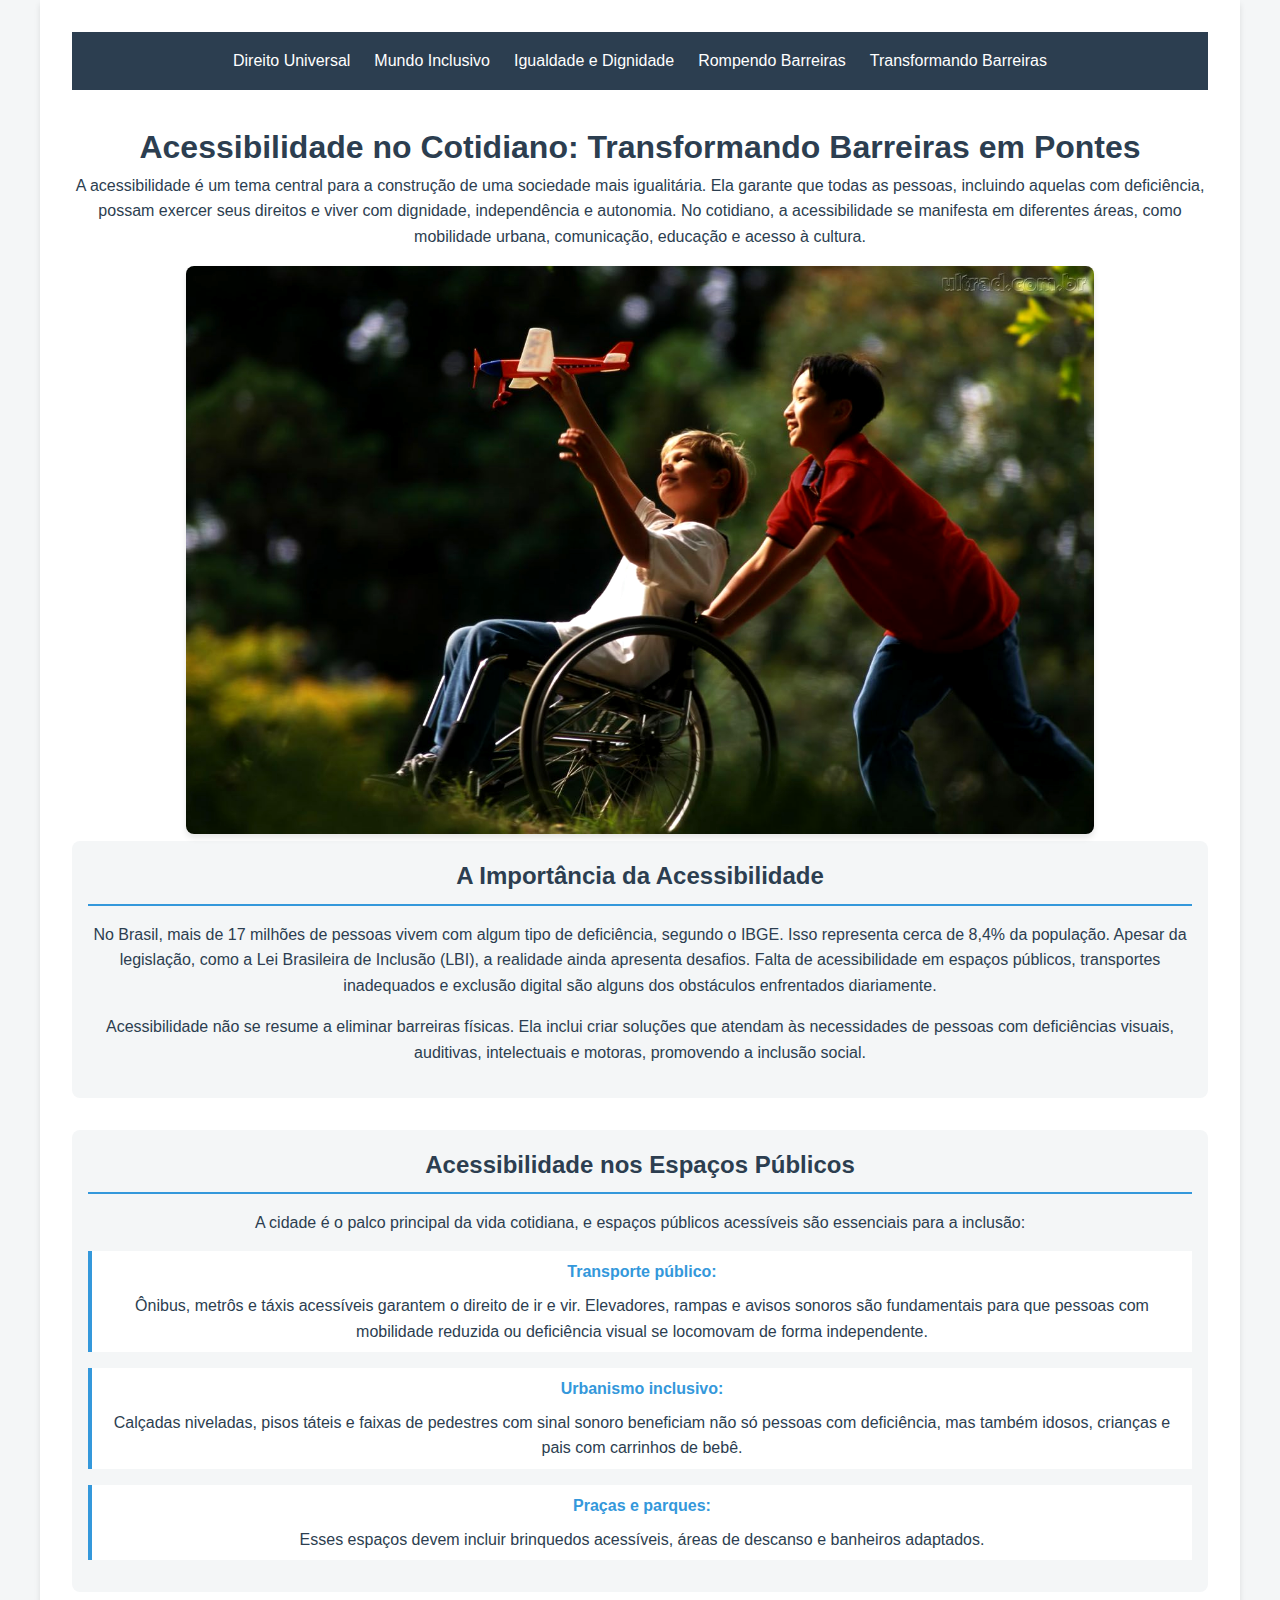
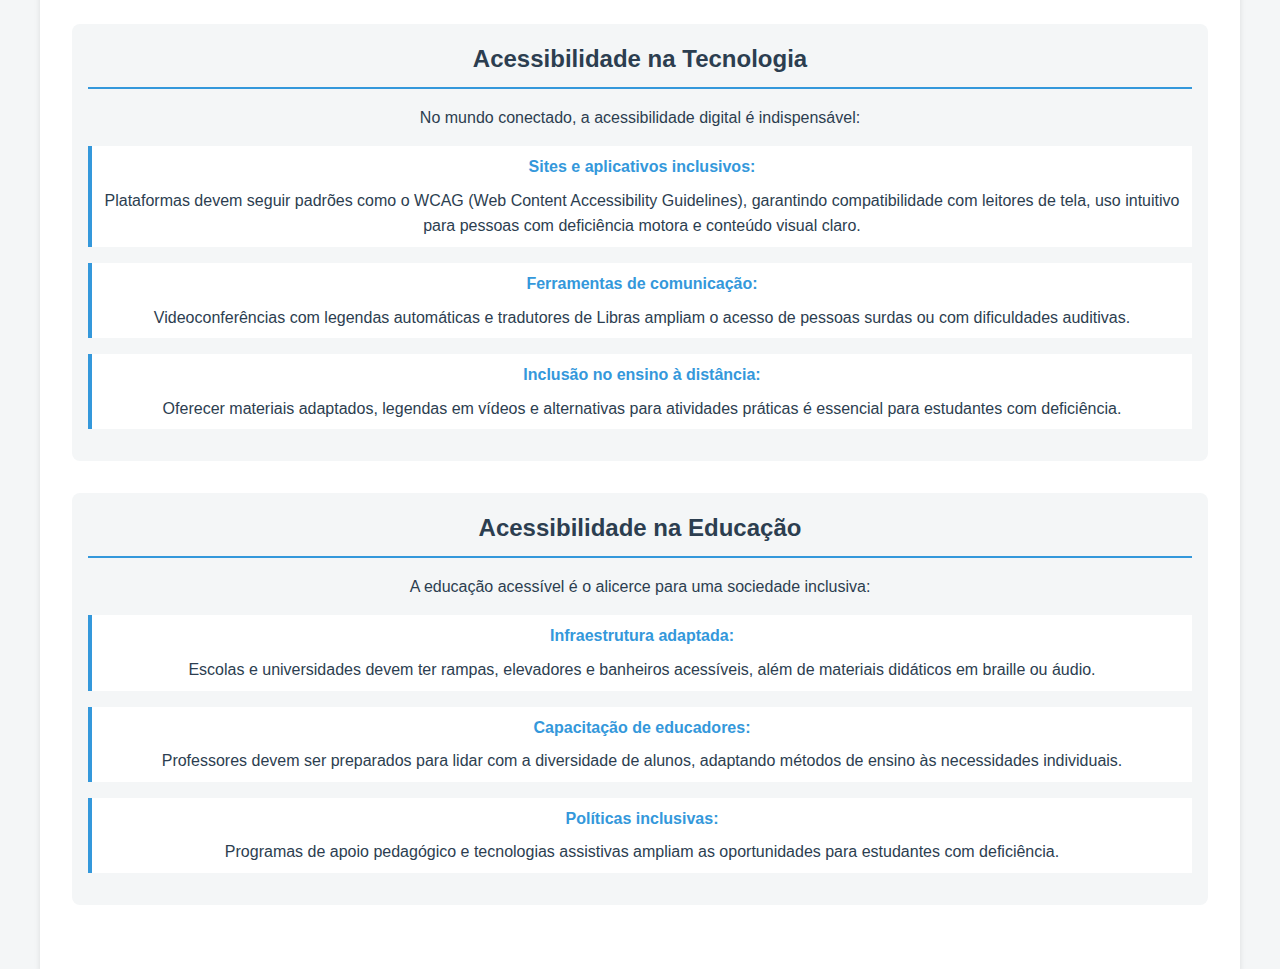
<file: index.html>
<!DOCTYPE html>
<html lang="pt-BR">

<head>
    <meta charset="UTF-8">
    <meta name="viewport" content="width=device-width, initial-scale=1.0">
    <title>Acessibilidade no Cotidiano: Transformando Barreiras em Pontes</title>
    <link rel="stylesheet" href="artigos.css">
</head>

<body>
    <div class="accessibility-container">
        <header class="accessibility-header">
            <nav class="accessibility-nav">
                <ul class="accessibility-nav-list">
                    <li class="accessibility-nav-item"><a href="artigo1.html" class="accessibility-nav-link">Direito
                            Universal</a>
                    </li>
                    <li class="accessibility-nav-item"><a href="artigo2.html" class="accessibility-nav-link">Mundo Inclusivo</a>
                    </li>
                    <li class="accessibility-nav-item"><a href="artigo3.html" class="accessibility-nav-link">Igualdade e
                            Dignidade</a>
                    </li>
                    <li class="accessibility-nav-item"><a href="artigo4.html" class="accessibility-nav-link">Rompendo
                            Barreiras</a>
                    </li>
                    <li class="accessibility-nav-item"><a href="index.html" class="accessibility-nav-link">Transformando
                            Barreiras</a>
                    </li>
                </ul>
            </nav>
        </header>
            <h1 class="accessibility-title">Acessibilidade no Cotidiano: Transformando Barreiras em Pontes</h1>
        </header>

        <main class="accessibility-main">
            <section class="accessibility-intro">
                <p class="accessibility-paragraph">A acessibilidade é um tema central para a construção de uma sociedade
                    mais igualitária. Ela garante que todas as pessoas, incluindo aquelas com deficiência, possam
                    exercer seus direitos e viver com dignidade, independência e autonomia. No cotidiano, a
                    acessibilidade se manifesta em diferentes áreas, como mobilidade urbana, comunicação, educação e
                    acesso à cultura.</p>
                    <img class="img-accessibility" src="index.jpg" alt="Uma criança cadeirante sendo ajudanda por outra criança ">
            </section>

            <section class="accessibility-section accessibility-importance">
                <h2 class="accessibility-section-title">A Importância da Acessibilidade</h2>
                <p class="accessibility-paragraph">No Brasil, mais de 17 milhões de pessoas vivem com algum tipo de
                    deficiência, segundo o IBGE. Isso representa cerca de 8,4% da população. Apesar da legislação, como
                    a Lei Brasileira de Inclusão (LBI), a realidade ainda apresenta desafios. Falta de acessibilidade em
                    espaços públicos, transportes inadequados e exclusão digital são alguns dos obstáculos enfrentados
                    diariamente.</p>
                <p class="accessibility-paragraph">Acessibilidade não se resume a eliminar barreiras físicas. Ela inclui
                    criar soluções que atendam às necessidades de pessoas com deficiências visuais, auditivas,
                    intelectuais e motoras, promovendo a inclusão social.</p>
            </section>

            <section class="accessibility-section accessibility-public-spaces">
                <h2 class="accessibility-section-title">Acessibilidade nos Espaços Públicos</h2>
                <p class="accessibility-paragraph">A cidade é o palco principal da vida cotidiana, e espaços públicos
                    acessíveis são essenciais para a inclusão:</p>
                <ul class="accessibility-list">
                    <li class="accessibility-list-item">
                        <strong class="accessibility-highlight">Transporte público:</strong>
                        <span class="accessibility-list-description">Ônibus, metrôs e táxis acessíveis garantem o
                            direito de ir e vir. Elevadores, rampas e avisos sonoros são fundamentais para que pessoas
                            com mobilidade reduzida ou deficiência visual se locomovam de forma independente.</span>
                    </li>
                    <li class="accessibility-list-item">
                        <strong class="accessibility-highlight">Urbanismo inclusivo:</strong>
                        <span class="accessibility-list-description">Calçadas niveladas, pisos táteis e faixas de
                            pedestres com sinal sonoro beneficiam não só pessoas com deficiência, mas também idosos,
                            crianças e pais com carrinhos de bebê.</span>
                    </li>
                    <li class="accessibility-list-item">
                        <strong class="accessibility-highlight">Praças e parques:</strong>
                        <span class="accessibility-list-description">Esses espaços devem incluir brinquedos acessíveis,
                            áreas de descanso e banheiros adaptados.</span>
                    </li>
                </ul>
            </section>

            <section class="accessibility-section accessibility-technology">
                <h2 class="accessibility-section-title">Acessibilidade na Tecnologia</h2>
                <p class="accessibility-paragraph">No mundo conectado, a acessibilidade digital é indispensável:</p>
                <ul class="accessibility-list">
                    <li class="accessibility-list-item">
                        <strong class="accessibility-highlight">Sites e aplicativos inclusivos:</strong>
                        <span class="accessibility-list-description">Plataformas devem seguir padrões como o WCAG (Web
                            Content Accessibility Guidelines), garantindo compatibilidade com leitores de tela, uso
                            intuitivo para pessoas com deficiência motora e conteúdo visual claro.</span>
                    </li>
                    <li class="accessibility-list-item">
                        <strong class="accessibility-highlight">Ferramentas de comunicação:</strong>
                        <span class="accessibility-list-description">Videoconferências com legendas automáticas e
                            tradutores de Libras ampliam o acesso de pessoas surdas ou com dificuldades
                            auditivas.</span>
                    </li>
                    <li class="accessibility-list-item">
                        <strong class="accessibility-highlight">Inclusão no ensino à distância:</strong>
                        <span class="accessibility-list-description">Oferecer materiais adaptados, legendas em vídeos e
                            alternativas para atividades práticas é essencial para estudantes com deficiência.</span>
                    </li>
                </ul>
            </section>

            <section class="accessibility-section accessibility-education">
                <h2 class="accessibility-section-title">Acessibilidade na Educação</h2>
                <p class="accessibility-paragraph">A educação acessível é o alicerce para uma sociedade inclusiva:</p>
                <ul class="accessibility-list">
                    <li class="accessibility-list-item">
                        <strong class="accessibility-highlight">Infraestrutura adaptada:</strong>
                        <span class="accessibility-list-description">Escolas e universidades devem ter rampas,
                            elevadores e banheiros acessíveis, além de materiais didáticos em braille ou áudio.</span>
                    </li>
                    <li class="accessibility-list-item">
                        <strong class="accessibility-highlight">Capacitação de educadores:</strong>
                        <span class="accessibility-list-description">Professores devem ser preparados para lidar com a
                            diversidade de alunos, adaptando métodos de ensino às necessidades individuais.</span>
                    </li>
                    <li class="accessibility-list-item">
                        <strong class="accessibility-highlight">Políticas inclusivas:</strong>
                        <span class="accessibility-list-description">Programas de apoio pedagógico e tecnologias
                            assistivas ampliam as oportunidades para estudantes com deficiência.</span>
                    </li>
                </ul>
            </section>
        </main>
    </div>
</body>

</html>
</file>
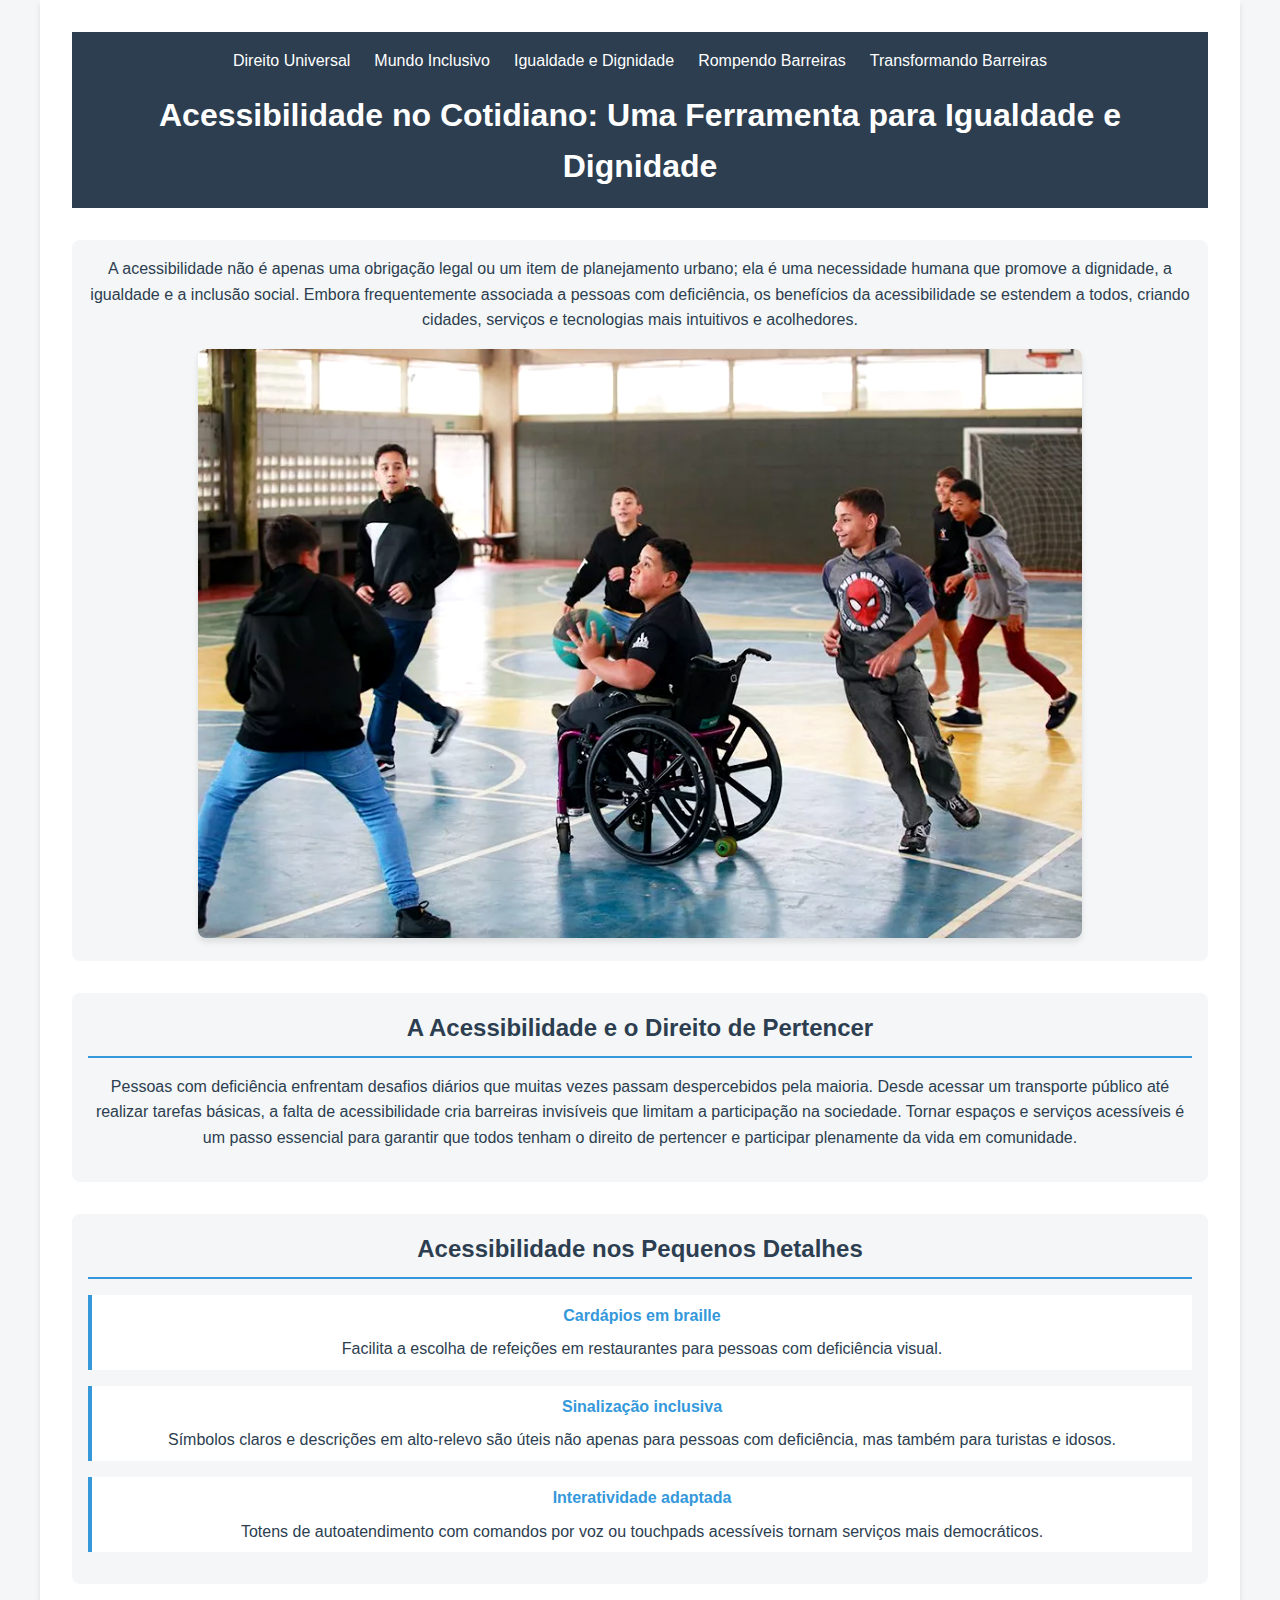
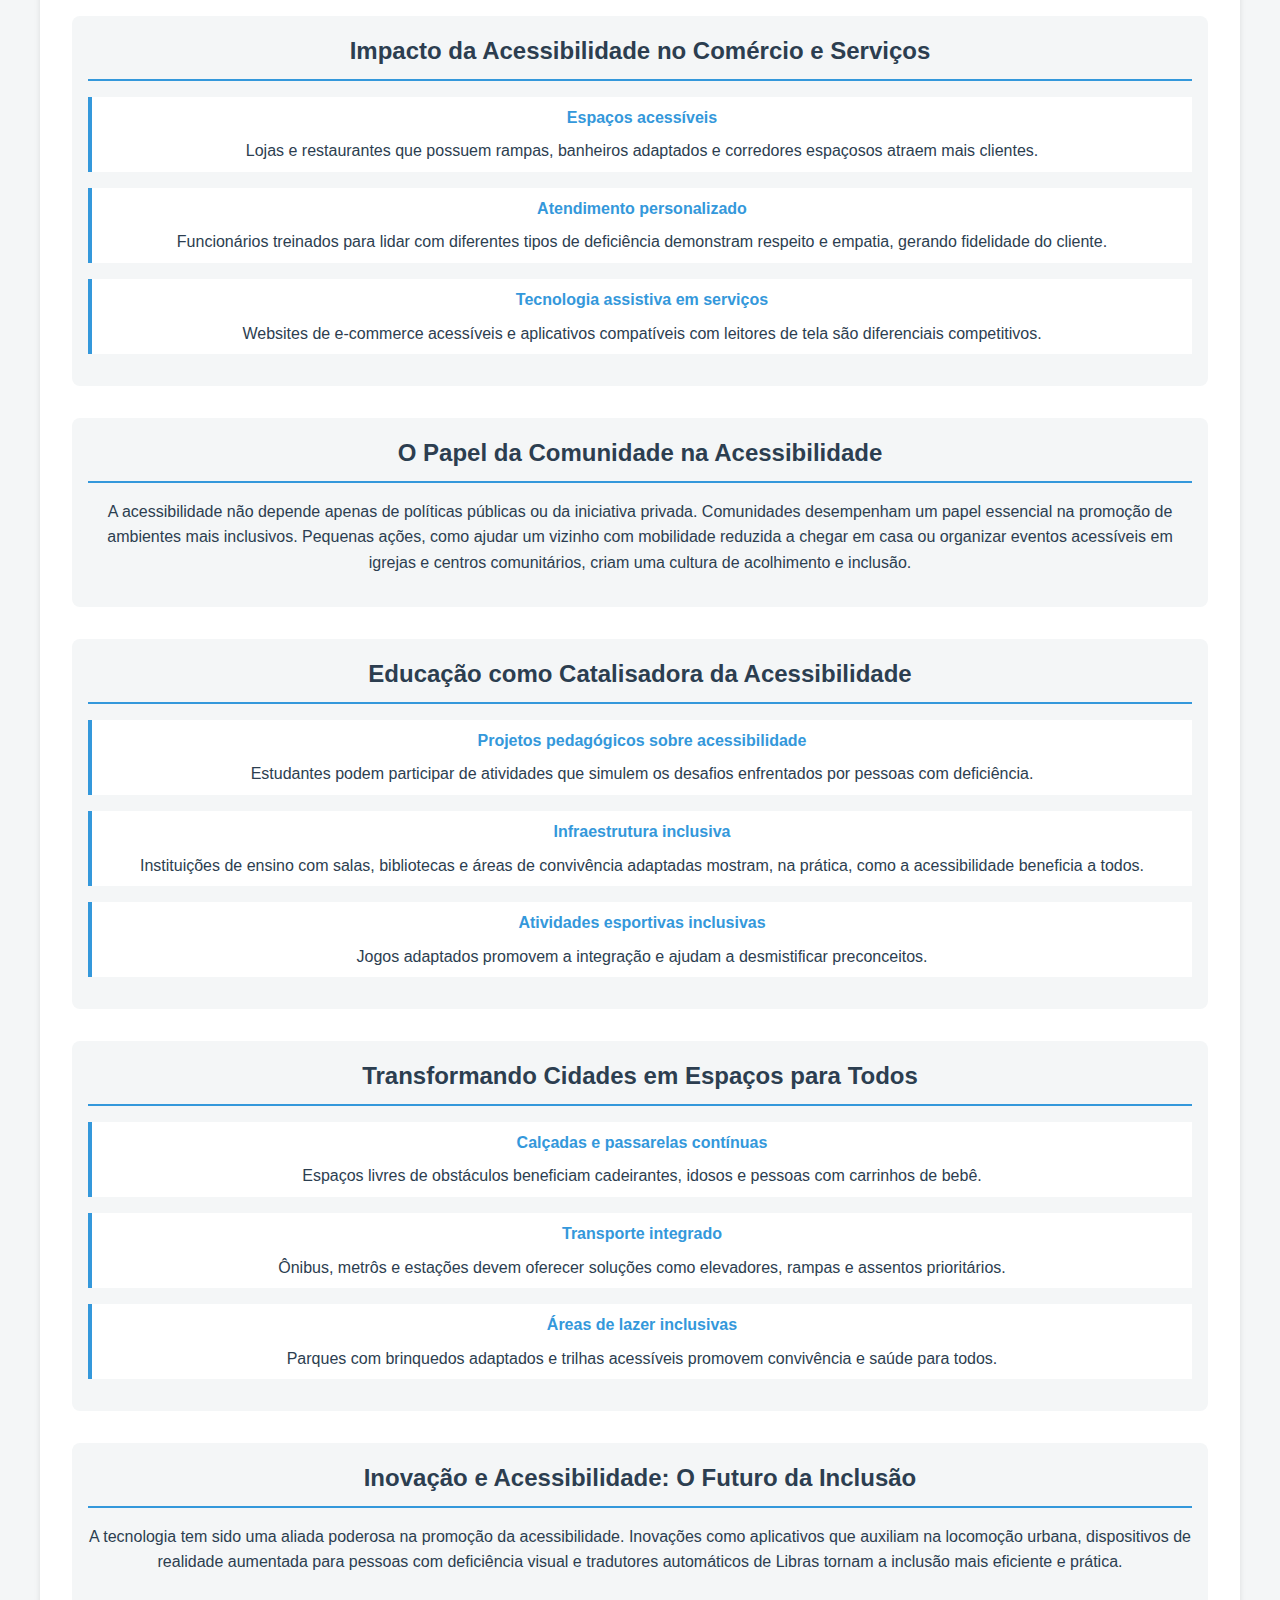
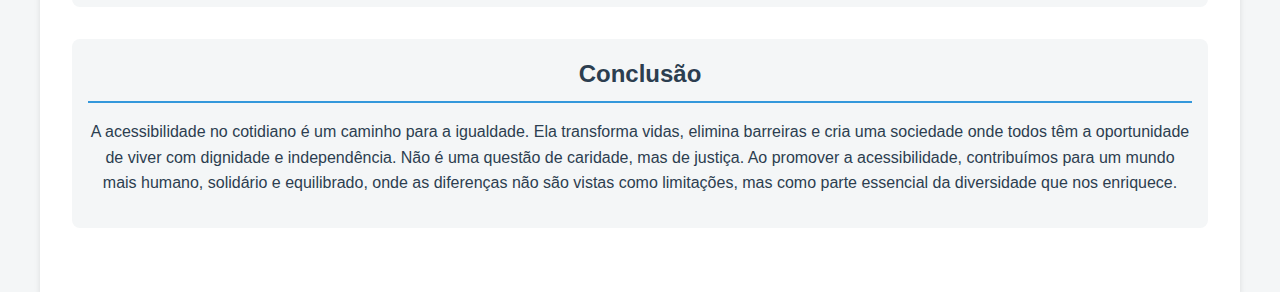
<file: artigo1.html>
<!DOCTYPE html>
<html lang="pt-BR">

<head>
    <meta charset="UTF-8">
    <meta name="viewport" content="width=device-width, initial-scale=1.0">
    <title>Acessibilidade no Cotidiano: Uma Ferramenta para Igualdade e Dignidade</title>
    <link rel="stylesheet" href="artigos.css">
</head>

<body>
    <div class="accessibility-container">
        <header class="accessibility-header">
            <nav class="accessibility-nav">
                <ul class="accessibility-nav-list">
                    <li class="accessibility-nav-item"><a href="artigo1.html" class="accessibility-nav-link">Direito
                            Universal</a>
                    </li>
                    <li class="accessibility-nav-item"><a href="artigo2.html" class="accessibility-nav-link">Mundo Inclusivo</a>
                    </li>
                    <li class="accessibility-nav-item"><a href="artigo3.html" class="accessibility-nav-link">Igualdade e
                            Dignidade</a>
                    </li>
                    <li class="accessibility-nav-item"><a href="artigo4.html" class="accessibility-nav-link">Rompendo
                            Barreiras</a>
                    </li>
                    <li class="accessibility-nav-item"><a href="index.html" class="accessibility-nav-link">Transformando
                            Barreiras</a>
                    </li>
                </ul>
            </nav>
            <h1 class="accessibility-title">Acessibilidade no Cotidiano: Uma Ferramenta para Igualdade e Dignidade</h1>
        </header>

        <main>
            <section class="accessibility-section">
                <p class="accessibility-paragraph">A acessibilidade não é apenas uma obrigação legal ou um item de
                    planejamento urbano; ela é uma necessidade humana que promove a dignidade, a igualdade e a inclusão
                    social. Embora frequentemente associada a pessoas com deficiência, os benefícios da acessibilidade
                    se estendem a todos, criando cidades, serviços e tecnologias mais intuitivos e acolhedores.</p>
                    <img class="img-accessibility" src="artigo1.webp" alt="Criaças jogando basquete na quadra da escola com um aluna cadeirante">
            </section>

            <section class="accessibility-section">
                <h2 class="accessibility-section-title">A Acessibilidade e o Direito de Pertencer</h2>
                <p class="accessibility-paragraph">Pessoas com deficiência enfrentam desafios diários que muitas vezes
                    passam despercebidos pela maioria. Desde acessar um transporte público até realizar tarefas básicas,
                    a falta de acessibilidade cria barreiras invisíveis que limitam a participação na sociedade. Tornar
                    espaços e serviços acessíveis é um passo essencial para garantir que todos tenham o direito de
                    pertencer e participar plenamente da vida em comunidade.</p>
            </section>

            <section class="accessibility-section">
                <h2 class="accessibility-section-title">Acessibilidade nos Pequenos Detalhes</h2>
                <ul class="accessibility-list">
                    <li class="accessibility-list-item">
                        <span class="accessibility-highlight">Cardápios em braille</span>
                        <p class="accessibility-list-description">Facilita a escolha de refeições em restaurantes para
                            pessoas com deficiência visual.</p>
                    </li>
                    <li class="accessibility-list-item">
                        <span class="accessibility-highlight">Sinalização inclusiva</span>
                        <p class="accessibility-list-description">Símbolos claros e descrições em alto-relevo são úteis
                            não apenas para pessoas com deficiência, mas também para turistas e idosos.</p>
                    </li>
                    <li class="accessibility-list-item">
                        <span class="accessibility-highlight">Interatividade adaptada</span>
                        <p class="accessibility-list-description">Totens de autoatendimento com comandos por voz ou
                            touchpads acessíveis tornam serviços mais democráticos.</p>
                    </li>
                </ul>
            </section>

            <section class="accessibility-section">
                <h2 class="accessibility-section-title">Impacto da Acessibilidade no Comércio e Serviços</h2>
                <ul class="accessibility-list">
                    <li class="accessibility-list-item">
                        <span class="accessibility-highlight">Espaços acessíveis</span>
                        <p class="accessibility-list-description">Lojas e restaurantes que possuem rampas, banheiros
                            adaptados e corredores espaçosos atraem mais clientes.</p>
                    </li>
                    <li class="accessibility-list-item">
                        <span class="accessibility-highlight">Atendimento personalizado</span>
                        <p class="accessibility-list-description">Funcionários treinados para lidar com diferentes tipos
                            de deficiência demonstram respeito e empatia, gerando fidelidade do cliente.</p>
                    </li>
                    <li class="accessibility-list-item">
                        <span class="accessibility-highlight">Tecnologia assistiva em serviços</span>
                        <p class="accessibility-list-description">Websites de e-commerce acessíveis e aplicativos
                            compatíveis com leitores de tela são diferenciais competitivos.</p>
                    </li>
                </ul>
            </section>

            <section class="accessibility-section">
                <h2 class="accessibility-section-title">O Papel da Comunidade na Acessibilidade</h2>
                <p class="accessibility-paragraph">A acessibilidade não depende apenas de políticas públicas ou da
                    iniciativa privada. Comunidades desempenham um papel essencial na promoção de ambientes mais
                    inclusivos. Pequenas ações, como ajudar um vizinho com mobilidade reduzida a chegar em casa ou
                    organizar eventos acessíveis em igrejas e centros comunitários, criam uma cultura de acolhimento e
                    inclusão.</p>
            </section>

            <section class="accessibility-section">
                <h2 class="accessibility-section-title">Educação como Catalisadora da Acessibilidade</h2>
                <ul class="accessibility-list">
                    <li class="accessibility-list-item">
                        <span class="accessibility-highlight">Projetos pedagógicos sobre acessibilidade</span>
                        <p class="accessibility-list-description">Estudantes podem participar de atividades que simulem
                            os desafios enfrentados por pessoas com deficiência.</p>
                    </li>
                    <li class="accessibility-list-item">
                        <span class="accessibility-highlight">Infraestrutura inclusiva</span>
                        <p class="accessibility-list-description">Instituições de ensino com salas, bibliotecas e áreas
                            de convivência adaptadas mostram, na prática, como a acessibilidade beneficia a todos.</p>
                    </li>
                    <li class="accessibility-list-item">
                        <span class="accessibility-highlight">Atividades esportivas inclusivas</span>
                        <p class="accessibility-list-description">Jogos adaptados promovem a integração e ajudam a
                            desmistificar preconceitos.</p>
                    </li>
                </ul>
            </section>

            <section class="accessibility-section">
                <h2 class="accessibility-section-title">Transformando Cidades em Espaços para Todos</h2>
                <ul class="accessibility-list">
                    <li class="accessibility-list-item">
                        <span class="accessibility-highlight">Calçadas e passarelas contínuas</span>
                        <p class="accessibility-list-description">Espaços livres de obstáculos beneficiam cadeirantes,
                            idosos e pessoas com carrinhos de bebê.</p>
                    </li>
                    <li class="accessibility-list-item">
                        <span class="accessibility-highlight">Transporte integrado</span>
                        <p class="accessibility-list-description">Ônibus, metrôs e estações devem oferecer soluções como
                            elevadores, rampas e assentos prioritários.</p>
                    </li>
                    <li class="accessibility-list-item">
                        <span class="accessibility-highlight">Áreas de lazer inclusivas</span>
                        <p class="accessibility-list-description">Parques com brinquedos adaptados e trilhas acessíveis
                            promovem convivência e saúde para todos.</p>
                    </li>
                </ul>
            </section>

            <section class="accessibility-section">
                <h2 class="accessibility-section-title">Inovação e Acessibilidade: O Futuro da Inclusão</h2>
                <p class="accessibility-paragraph">A tecnologia tem sido uma aliada poderosa na promoção da
                    acessibilidade. Inovações como aplicativos que auxiliam na locomoção urbana, dispositivos de
                    realidade aumentada para pessoas com deficiência visual e tradutores automáticos de Libras tornam a
                    inclusão mais eficiente e prática.</p>
            </section>

            <section class="accessibility-section">
                <h2 class="accessibility-section-title">Conclusão</h2>
                <p class="accessibility-paragraph">A acessibilidade no cotidiano é um caminho para a igualdade. Ela
                    transforma vidas, elimina barreiras e cria uma sociedade onde todos têm a oportunidade de viver com
                    dignidade e independência. Não é uma questão de caridade, mas de justiça. Ao promover a
                    acessibilidade, contribuímos para um mundo mais humano, solidário e equilibrado, onde as diferenças
                    não são vistas como limitações, mas como parte essencial da diversidade que nos enriquece.</p>
            </section>
        </main>

    </div>
</body>

</html>
</file>
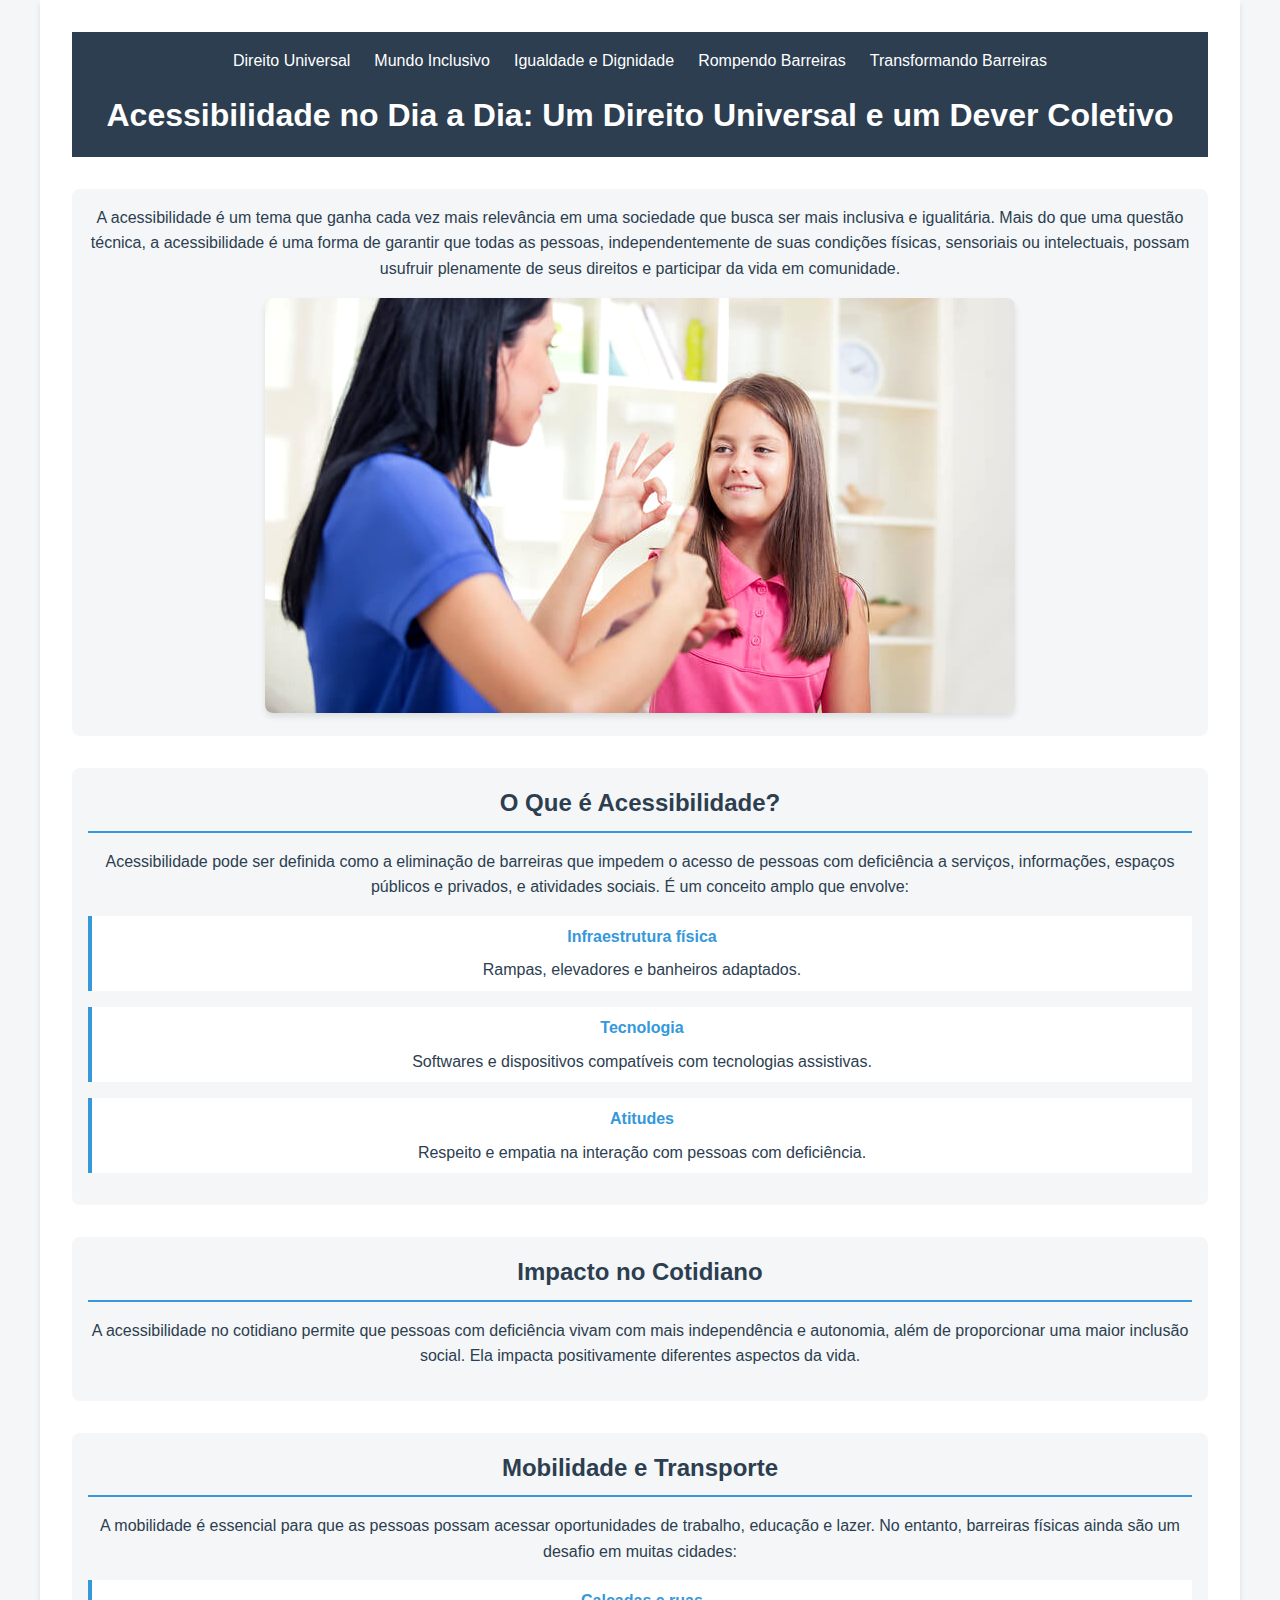
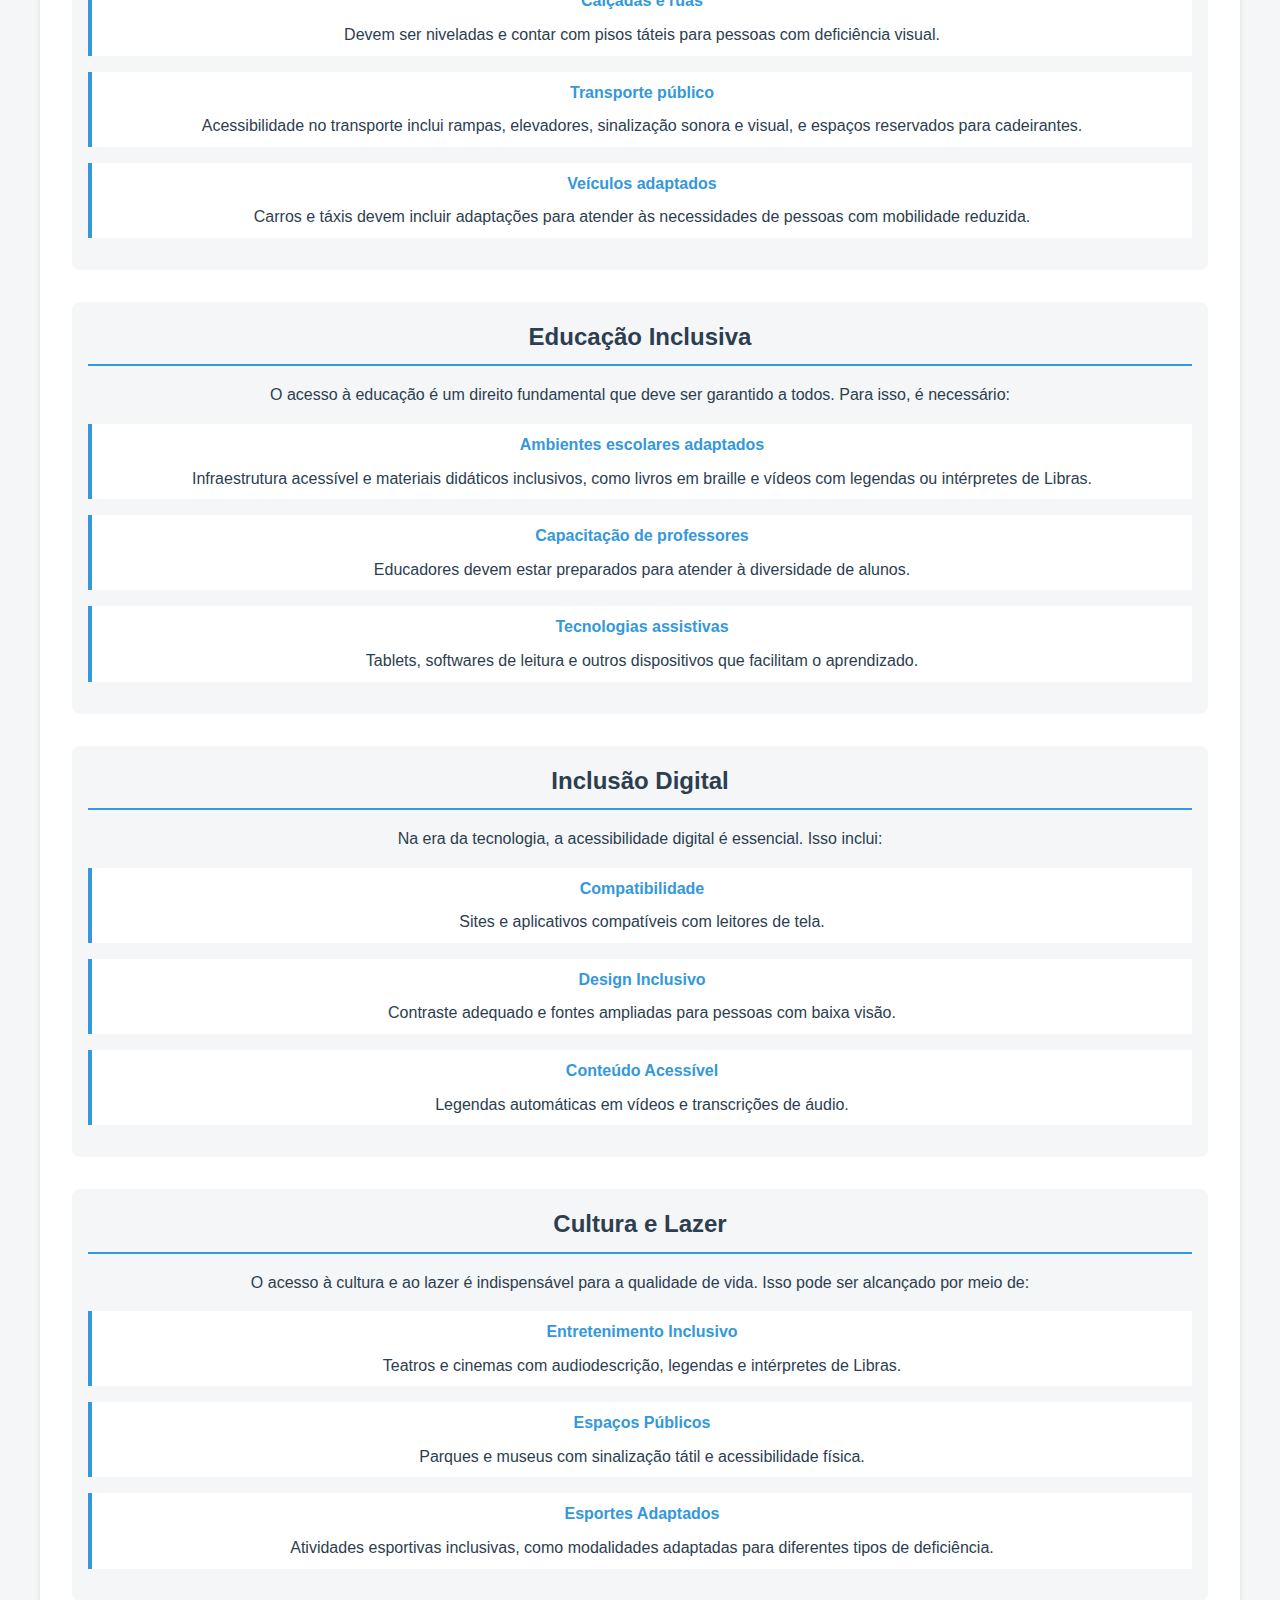
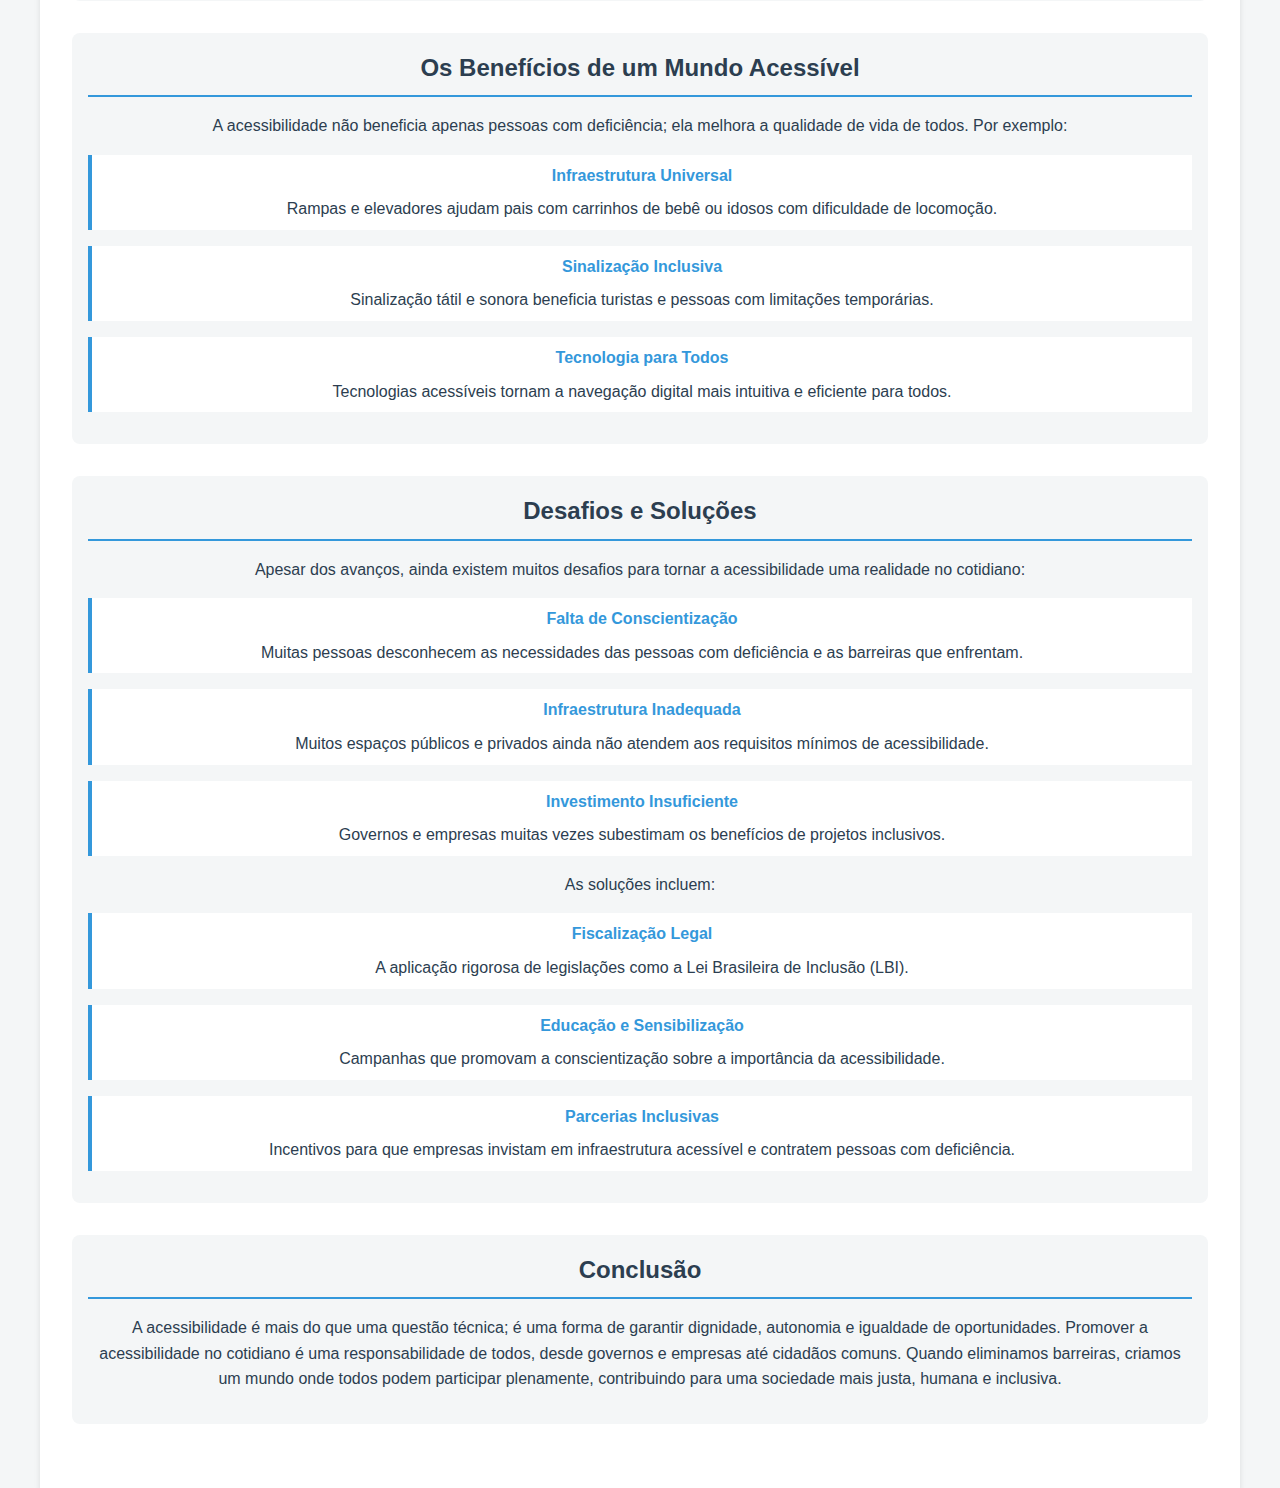
<file: artigo2.html>
<!DOCTYPE html>
<html lang="pt-BR">

<head>
    <meta charset="UTF-8">
    <meta name="viewport" content="width=device-width, initial-scale=1.0">
    <title>Acessibilidade no Dia a Dia: Um Direito Universal</title>
    <link rel="stylesheet" href="artigos.css">
</head>

<body>
    <div class="accessibility-container">
        <header class="accessibility-header">
            <nav class="accessibility-nav">
                <ul class="accessibility-nav-list">
                    <li class="accessibility-nav-item"><a href="artigo1.html" class="accessibility-nav-link">Direito
                            Universal</a>
                    </li>
                    <li class="accessibility-nav-item"><a href="artigo2.html" class="accessibility-nav-link">Mundo Inclusivo</a>
                    </li>
                    <li class="accessibility-nav-item"><a href="artigo3.html" class="accessibility-nav-link">Igualdade e
                            Dignidade</a>
                    </li>
                    <li class="accessibility-nav-item"><a href="artigo4.html" class="accessibility-nav-link">Rompendo
                            Barreiras</a>
                    </li>
                    <li class="accessibility-nav-item"><a href="index.html" class="accessibility-nav-link">Transformando
                            Barreiras</a>
                    </li>
                </ul>
            </nav>
            <h1 class="accessibility-title">Acessibilidade no Dia a Dia: Um Direito Universal e um Dever Coletivo</h1>
        </header>

        <main>
            <section class="accessibility-section">
                <p class="accessibility-paragraph">A acessibilidade é um tema que ganha cada vez mais relevância em uma
                    sociedade que busca ser mais inclusiva e igualitária. Mais do que uma questão técnica, a
                    acessibilidade é uma forma de garantir que todas as pessoas, independentemente de suas condições
                    físicas, sensoriais ou intelectuais, possam usufruir plenamente de seus direitos e participar da
                    vida em comunidade.</p>
                    <img class="img-accessibility" src="artigo2.jpg" alt="Uma mulher conversando em libras com uma criança">
            </section>

            <section class="accessibility-section">
                <h2 class="accessibility-section-title">O Que é Acessibilidade?</h2>
                <p class="accessibility-paragraph">Acessibilidade pode ser definida como a eliminação de barreiras que
                    impedem o acesso de pessoas com deficiência a serviços, informações, espaços públicos e privados, e
                    atividades sociais. É um conceito amplo que envolve:</p>

                <ul class="accessibility-list">
                    <li class="accessibility-list-item">
                        <span class="accessibility-highlight">Infraestrutura física</span>
                        <p class="accessibility-list-description">Rampas, elevadores e banheiros adaptados.</p>
                    </li>
                    <li class="accessibility-list-item">
                        <span class="accessibility-highlight">Tecnologia</span>
                        <p class="accessibility-list-description">Softwares e dispositivos compatíveis com tecnologias
                            assistivas.</p>
                    </li>
                    <li class="accessibility-list-item">
                        <span class="accessibility-highlight">Atitudes</span>
                        <p class="accessibility-list-description">Respeito e empatia na interação com pessoas com
                            deficiência.</p>
                    </li>
                </ul>
            </section>

            <section class="accessibility-section">
                <h2 class="accessibility-section-title">Impacto no Cotidiano</h2>
                <p class="accessibility-paragraph">A acessibilidade no cotidiano permite que pessoas com deficiência
                    vivam com mais independência e autonomia, além de proporcionar uma maior inclusão social. Ela
                    impacta positivamente diferentes aspectos da vida.</p>
            </section>

            <section class="accessibility-section">
                <h2 class="accessibility-section-title">Mobilidade e Transporte</h2>
                <p class="accessibility-paragraph">A mobilidade é essencial para que as pessoas possam acessar
                    oportunidades de trabalho, educação e lazer. No entanto, barreiras físicas ainda são um desafio em
                    muitas cidades:</p>

                <ul class="accessibility-list">
                    <li class="accessibility-list-item">
                        <span class="accessibility-highlight">Calçadas e ruas</span>
                        <p class="accessibility-list-description">Devem ser niveladas e contar com pisos táteis para
                            pessoas com deficiência visual.</p>
                    </li>
                    <li class="accessibility-list-item">
                        <span class="accessibility-highlight">Transporte público</span>
                        <p class="accessibility-list-description">Acessibilidade no transporte inclui rampas,
                            elevadores, sinalização sonora e visual, e espaços reservados para cadeirantes.</p>
                    </li>
                    <li class="accessibility-list-item">
                        <span class="accessibility-highlight">Veículos adaptados</span>
                        <p class="accessibility-list-description">Carros e táxis devem incluir adaptações para atender
                            às necessidades de pessoas com mobilidade reduzida.</p>
                    </li>
                </ul>
            </section>

            <section class="accessibility-section">
                <h2 class="accessibility-section-title">Educação Inclusiva</h2>
                <p class="accessibility-paragraph">O acesso à educação é um direito fundamental que deve ser garantido a
                    todos. Para isso, é necessário:</p>

                <ul class="accessibility-list">
                    <li class="accessibility-list-item">
                        <span class="accessibility-highlight">Ambientes escolares adaptados</span>
                        <p class="accessibility-list-description">Infraestrutura acessível e materiais didáticos
                            inclusivos, como livros em braille e vídeos com legendas ou intérpretes de Libras.</p>
                    </li>
                    <li class="accessibility-list-item">
                        <span class="accessibility-highlight">Capacitação de professores</span>
                        <p class="accessibility-list-description">Educadores devem estar preparados para atender à
                            diversidade de alunos.</p>
                    </li>
                    <li class="accessibility-list-item">
                        <span class="accessibility-highlight">Tecnologias assistivas</span>
                        <p class="accessibility-list-description">Tablets, softwares de leitura e outros dispositivos
                            que facilitam o aprendizado.</p>
                    </li>
                </ul>
            </section>

            <section class="accessibility-section">
                <h2 class="accessibility-section-title">Inclusão Digital</h2>
                <p class="accessibility-paragraph">Na era da tecnologia, a acessibilidade digital é essencial. Isso
                    inclui:</p>

                <ul class="accessibility-list">
                    <li class="accessibility-list-item">
                        <span class="accessibility-highlight">Compatibilidade</span>
                        <p class="accessibility-list-description">Sites e aplicativos compatíveis com leitores de tela.
                        </p>
                    </li>
                    <li class="accessibility-list-item">
                        <span class="accessibility-highlight">Design Inclusivo</span>
                        <p class="accessibility-list-description">Contraste adequado e fontes ampliadas para pessoas com
                            baixa visão.</p>
                    </li>
                    <li class="accessibility-list-item">
                        <span class="accessibility-highlight">Conteúdo Acessível</span>
                        <p class="accessibility-list-description">Legendas automáticas em vídeos e transcrições de
                            áudio.</p>
                    </li>
                </ul>
            </section>

            <section class="accessibility-section">
                <h2 class="accessibility-section-title">Cultura e Lazer</h2>
                <p class="accessibility-paragraph">O acesso à cultura e ao lazer é indispensável para a qualidade de
                    vida. Isso pode ser alcançado por meio de:</p>

                <ul class="accessibility-list">
                    <li class="accessibility-list-item">
                        <span class="accessibility-highlight">Entretenimento Inclusivo</span>
                        <p class="accessibility-list-description">Teatros e cinemas com audiodescrição, legendas e
                            intérpretes de Libras.</p>
                    </li>
                    <li class="accessibility-list-item">
                        <span class="accessibility-highlight">Espaços Públicos</span>
                        <p class="accessibility-list-description">Parques e museus com sinalização tátil e
                            acessibilidade física.</p>
                    </li>
                    <li class="accessibility-list-item">
                        <span class="accessibility-highlight">Esportes Adaptados</span>
                        <p class="accessibility-list-description">Atividades esportivas inclusivas, como modalidades
                            adaptadas para diferentes tipos de deficiência.</p>
                    </li>
                </ul>
            </section>

            <section class="accessibility-section">
                <h2 class="accessibility-section-title">Os Benefícios de um Mundo Acessível</h2>
                <p class="accessibility-paragraph">A acessibilidade não beneficia apenas pessoas com deficiência; ela
                    melhora a qualidade de vida de todos. Por exemplo:</p>

                <ul class="accessibility-list">
                    <li class="accessibility-list-item">
                        <span class="accessibility-highlight">Infraestrutura Universal</span>
                        <p class="accessibility-list-description">Rampas e elevadores ajudam pais com carrinhos de bebê
                            ou idosos com dificuldade de locomoção.</p>
                    </li>
                    <li class="accessibility-list-item">
                        <span class="accessibility-highlight">Sinalização Inclusiva</span>
                        <p class="accessibility-list-description">Sinalização tátil e sonora beneficia turistas e
                            pessoas com limitações temporárias.</p>
                    </li>
                    <li class="accessibility-list-item">
                        <span class="accessibility-highlight">Tecnologia para Todos</span>
                        <p class="accessibility-list-description">Tecnologias acessíveis tornam a navegação digital mais
                            intuitiva e eficiente para todos.</p>
                    </li>
                </ul>
            </section>

            <section class="accessibility-section">
                <h2 class="accessibility-section-title">Desafios e Soluções</h2>
                <p class="accessibility-paragraph">Apesar dos avanços, ainda existem muitos desafios para tornar a
                    acessibilidade uma realidade no cotidiano:</p>

                <ul class="accessibility-list">
                    <li class="accessibility-list-item">
                        <span class="accessibility-highlight">Falta de Conscientização</span>
                        <p class="accessibility-list-description">Muitas pessoas desconhecem as necessidades das pessoas
                            com deficiência e as barreiras que enfrentam.</p>
                    </li>
                    <li class="accessibility-list-item">
                        <span class="accessibility-highlight">Infraestrutura Inadequada</span>
                        <p class="accessibility-list-description">Muitos espaços públicos e privados ainda não atendem
                            aos requisitos mínimos de acessibilidade.</p>
                    </li>
                    <li class="accessibility-list-item">
                        <span class="accessibility-highlight">Investimento Insuficiente</span>
                        <p class="accessibility-list-description">Governos e empresas muitas vezes subestimam os
                            benefícios de projetos inclusivos.</p>
                    </li>
                </ul>

                <p class="accessibility-paragraph">As soluções incluem:</p>

                <ul class="accessibility-list">
                    <li class="accessibility-list-item">
                        <span class="accessibility-highlight">Fiscalização Legal</span>
                        <p class="accessibility-list-description">A aplicação rigorosa de legislações como a Lei
                            Brasileira de Inclusão (LBI).</p>
                    </li>
                    <li class="accessibility-list-item">
                        <span class="accessibility-highlight">Educação e Sensibilização</span>
                        <p class="accessibility-list-description">Campanhas que promovam a conscientização sobre a
                            importância da acessibilidade.</p>
                    </li>
                    <li class="accessibility-list-item">
                        <span class="accessibility-highlight">Parcerias Inclusivas</span>
                        <p class="accessibility-list-description">Incentivos para que empresas invistam em
                            infraestrutura acessível e contratem pessoas com deficiência.</p>
                    </li>
                </ul>
            </section>

            <section class="accessibility-section">
                <h2 class="accessibility-section-title">Conclusão</h2>
                <p class="accessibility-paragraph">A acessibilidade é mais do que uma questão técnica; é uma forma de
                    garantir dignidade, autonomia e igualdade de oportunidades. Promover a acessibilidade no cotidiano é
                    uma responsabilidade de todos, desde governos e empresas até cidadãos comuns. Quando eliminamos
                    barreiras, criamos um mundo onde todos podem participar plenamente, contribuindo para uma sociedade
                    mais justa, humana e inclusiva.</p>
            </section>
        </main>
    </div>
</body>

</html>
</file>
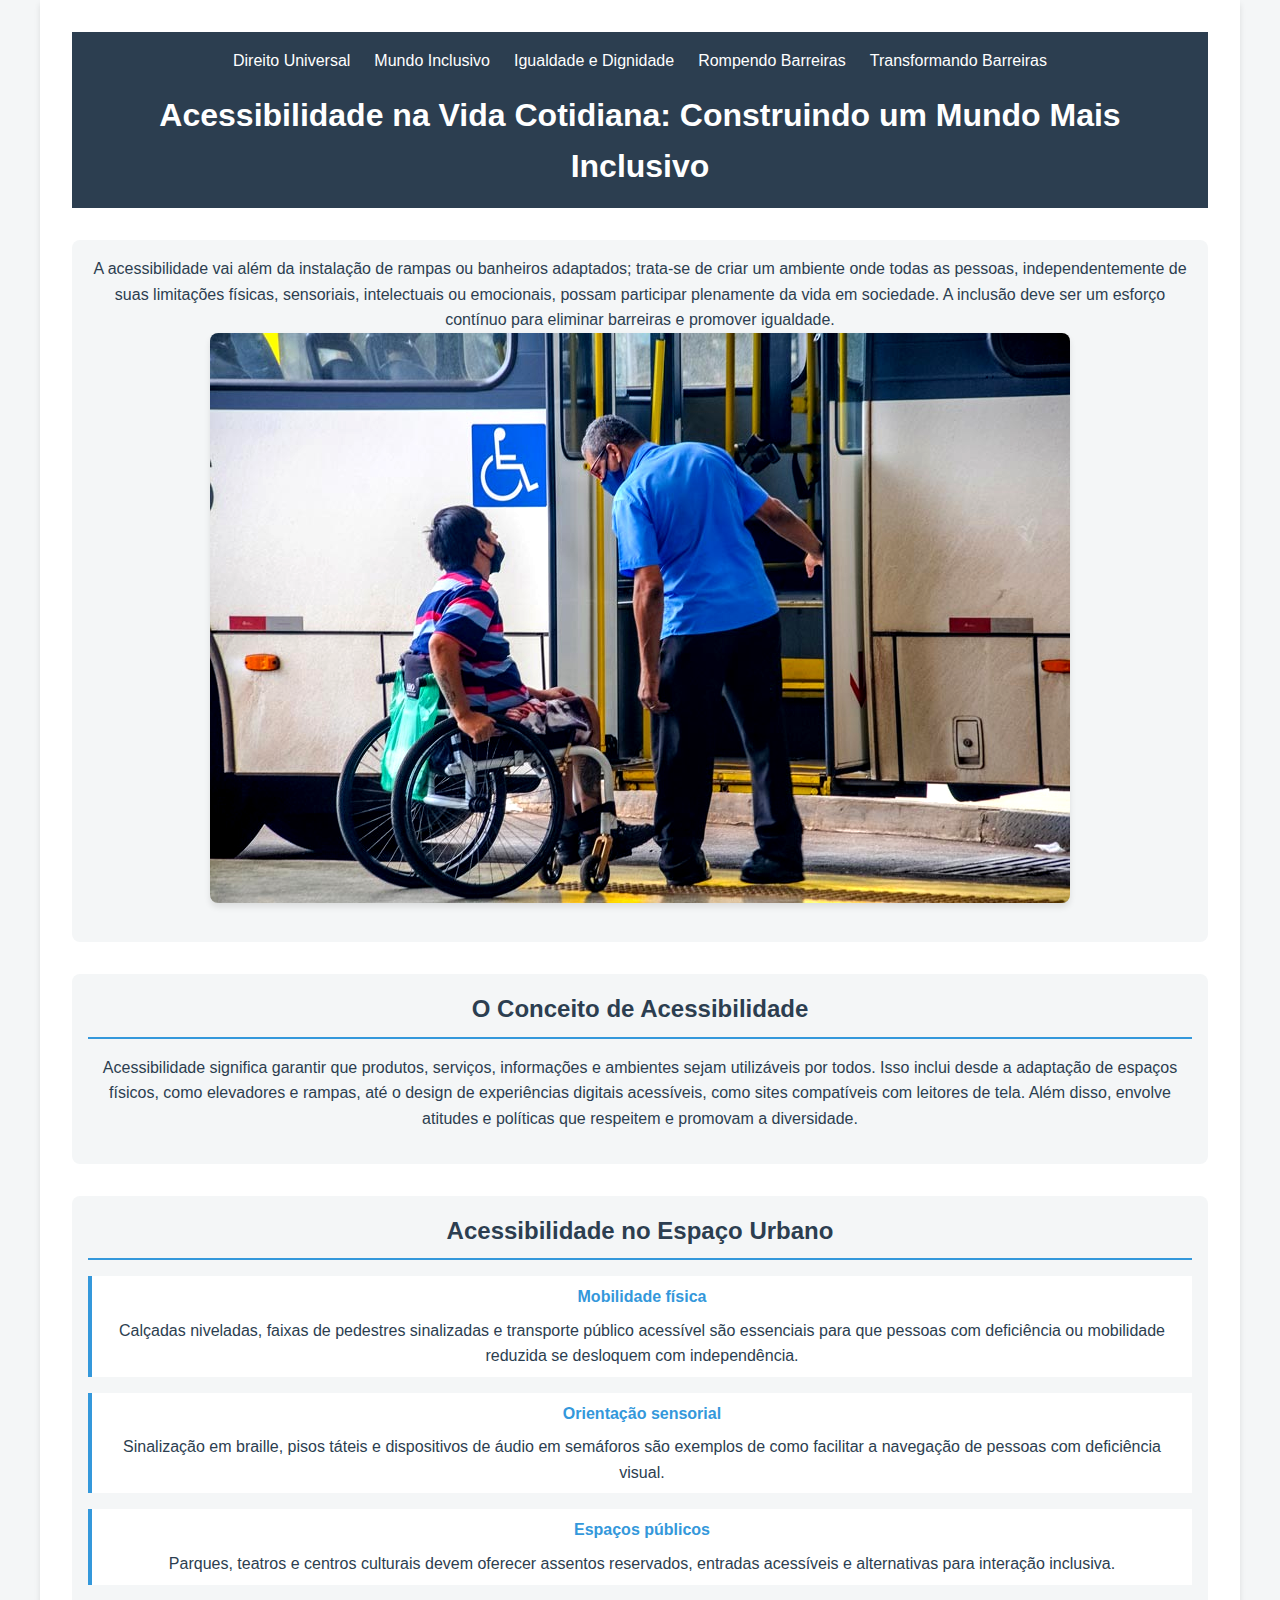
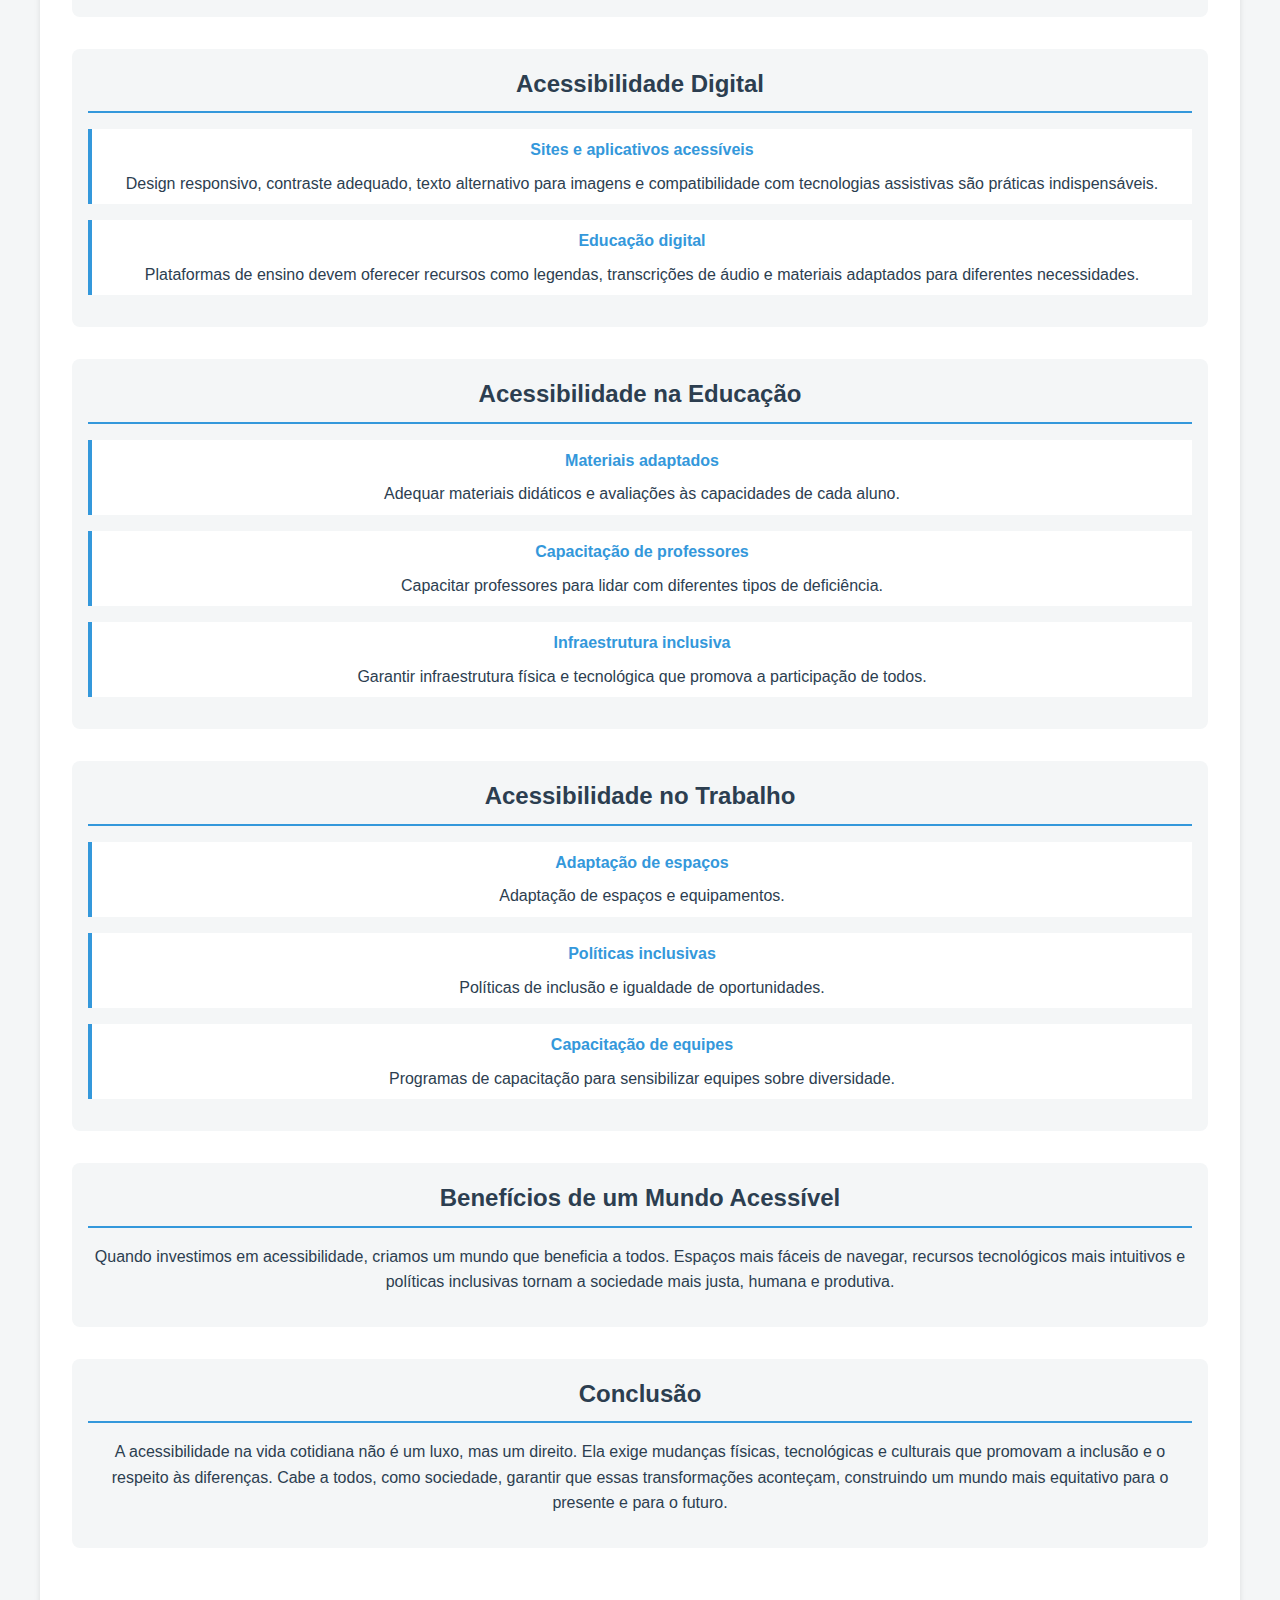
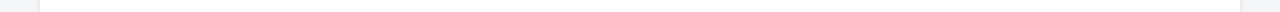
<file: artigo3.html>
<!DOCTYPE html>
<html lang="pt-BR">

<head>
    <meta charset="UTF-8">
    <meta name="viewport" content="width=device-width, initial-scale=1.0">
    <title>Acessibilidade na Vida Cotidiana: Construindo um Mundo Mais Inclusivo</title>
    <link rel="stylesheet" href="artigos.css">
</head>

<body>
    <div class="accessibility-container">
        <header class="accessibility-header">
            <nav class="accessibility-nav">
                <ul class="accessibility-nav-list">
                    <li class="accessibility-nav-item"><a href="artigo1.html" class="accessibility-nav-link">Direito
                            Universal</a>
                    </li>
                    <li class="accessibility-nav-item"><a href="artigo2.html" class="accessibility-nav-link">Mundo Inclusivo</a>
                    </li>
                    <li class="accessibility-nav-item"><a href="artigo3.html" class="accessibility-nav-link">Igualdade e
                            Dignidade</a>
                    </li>
                    <li class="accessibility-nav-item"><a href="artigo4.html" class="accessibility-nav-link">Rompendo
                            Barreiras</a>
                    </li>
                    <li class="accessibility-nav-item"><a href="index.html" class="accessibility-nav-link">Transformando
                            Barreiras</a>
                    </li>
                </ul>
            </nav>
            <h1 class="accessibility-title">Acessibilidade na Vida Cotidiana: Construindo um Mundo Mais Inclusivo</h1>
        </header>

        <main>
            <section class="accessibility-section">
                <p class="accessibility-paragraph">A acessibilidade vai além da instalação de rampas ou banheiros
                    adaptados; trata-se de criar um ambiente onde todas as pessoas, independentemente de suas
                    limitações físicas, sensoriais, intelectuais ou emocionais, possam participar plenamente da vida em
                    sociedade. A inclusão deve ser um esforço contínuo para eliminar barreiras e promover igualdade.
                    <img class="img-accessibility" src="artigo5.jpeg" alt="Um motorista de ônibus ajudando um cadeirante a subir no ônibus">
                </p>
            </section>

            <section class="accessibility-section">
                <h2 class="accessibility-section-title">O Conceito de Acessibilidade</h2>
                <p class="accessibility-paragraph">Acessibilidade significa garantir que produtos, serviços,
                    informações e ambientes sejam utilizáveis por todos. Isso inclui desde a adaptação de espaços
                    físicos, como elevadores e rampas, até o design de experiências digitais acessíveis, como sites
                    compatíveis com leitores de tela. Além disso, envolve atitudes e políticas que respeitem e promovam
                    a diversidade.</p>
            </section>

            <section class="accessibility-section">
                <h2 class="accessibility-section-title">Acessibilidade no Espaço Urbano</h2>
                <ul class="accessibility-list">
                    <li class="accessibility-list-item">
                        <span class="accessibility-highlight">Mobilidade física</span>
                        <p class="accessibility-list-description">Calçadas niveladas, faixas de pedestres sinalizadas e
                            transporte público acessível são essenciais para que pessoas com deficiência ou mobilidade
                            reduzida se desloquem com independência.</p>
                    </li>
                    <li class="accessibility-list-item">
                        <span class="accessibility-highlight">Orientação sensorial</span>
                        <p class="accessibility-list-description">Sinalização em braille, pisos táteis e dispositivos de
                            áudio em semáforos são exemplos de como facilitar a navegação de pessoas com deficiência
                            visual.</p>
                    </li>
                    <li class="accessibility-list-item">
                        <span class="accessibility-highlight">Espaços públicos</span>
                        <p class="accessibility-list-description">Parques, teatros e centros culturais devem oferecer
                            assentos reservados, entradas acessíveis e alternativas para interação inclusiva.</p>
                    </li>
                </ul>
            </section>

            <section class="accessibility-section">
                <h2 class="accessibility-section-title">Acessibilidade Digital</h2>
                <ul class="accessibility-list">
                    <li class="accessibility-list-item">
                        <span class="accessibility-highlight">Sites e aplicativos acessíveis</span>
                        <p class="accessibility-list-description">Design responsivo, contraste adequado, texto
                            alternativo para imagens e compatibilidade com tecnologias assistivas são práticas
                            indispensáveis.</p>
                    </li>
                    <li class="accessibility-list-item">
                        <span class="accessibility-highlight">Educação digital</span>
                        <p class="accessibility-list-description">Plataformas de ensino devem oferecer recursos como
                            legendas, transcrições de áudio e materiais adaptados para diferentes necessidades.</p>
                    </li>
                </ul>
            </section>

            <section class="accessibility-section">
                <h2 class="accessibility-section-title">Acessibilidade na Educação</h2>
                <ul class="accessibility-list">
                    <li class="accessibility-list-item">
                        <span class="accessibility-highlight">Materiais adaptados</span>
                        <p class="accessibility-list-description">Adequar materiais didáticos e avaliações às
                            capacidades de cada aluno.</p>
                    </li>
                    <li class="accessibility-list-item">
                        <span class="accessibility-highlight">Capacitação de professores</span>
                        <p class="accessibility-list-description">Capacitar professores para lidar com diferentes tipos
                            de deficiência.</p>
                    </li>
                    <li class="accessibility-list-item">
                        <span class="accessibility-highlight">Infraestrutura inclusiva</span>
                        <p class="accessibility-list-description">Garantir infraestrutura física e tecnológica que
                            promova a participação de todos.</p>
                    </li>
                </ul>
            </section>

            <section class="accessibility-section">
                <h2 class="accessibility-section-title">Acessibilidade no Trabalho</h2>
                <ul class="accessibility-list">
                    <li class="accessibility-list-item">
                        <span class="accessibility-highlight">Adaptação de espaços</span>
                        <p class="accessibility-list-description">Adaptação de espaços e equipamentos.</p>
                    </li>
                    <li class="accessibility-list-item">
                        <span class="accessibility-highlight">Políticas inclusivas</span>
                        <p class="accessibility-list-description">Políticas de inclusão e igualdade de
                            oportunidades.</p>
                    </li>
                    <li class="accessibility-list-item">
                        <span class="accessibility-highlight">Capacitação de equipes</span>
                        <p class="accessibility-list-description">Programas de capacitação para sensibilizar equipes
                            sobre diversidade.</p>
                    </li>
                </ul>
            </section>

            <section class="accessibility-section">
                <h2 class="accessibility-section-title">Benefícios de um Mundo Acessível</h2>
                <p class="accessibility-paragraph">Quando investimos em acessibilidade, criamos um mundo que beneficia a
                    todos. Espaços mais fáceis de navegar, recursos tecnológicos mais intuitivos e políticas inclusivas
                    tornam a sociedade mais justa, humana e produtiva.</p>
            </section>

            <section class="accessibility-section">
                <h2 class="accessibility-section-title">Conclusão</h2>
                <p class="accessibility-paragraph">A acessibilidade na vida cotidiana não é um luxo, mas um direito. Ela
                    exige mudanças físicas, tecnológicas e culturais que promovam a inclusão e o respeito às
                    diferenças. Cabe a todos, como sociedade, garantir que essas transformações aconteçam, construindo
                    um mundo mais equitativo para o presente e para o futuro.</p>
            </section>
        </main>
    </div>
</body>

</html>
</file>
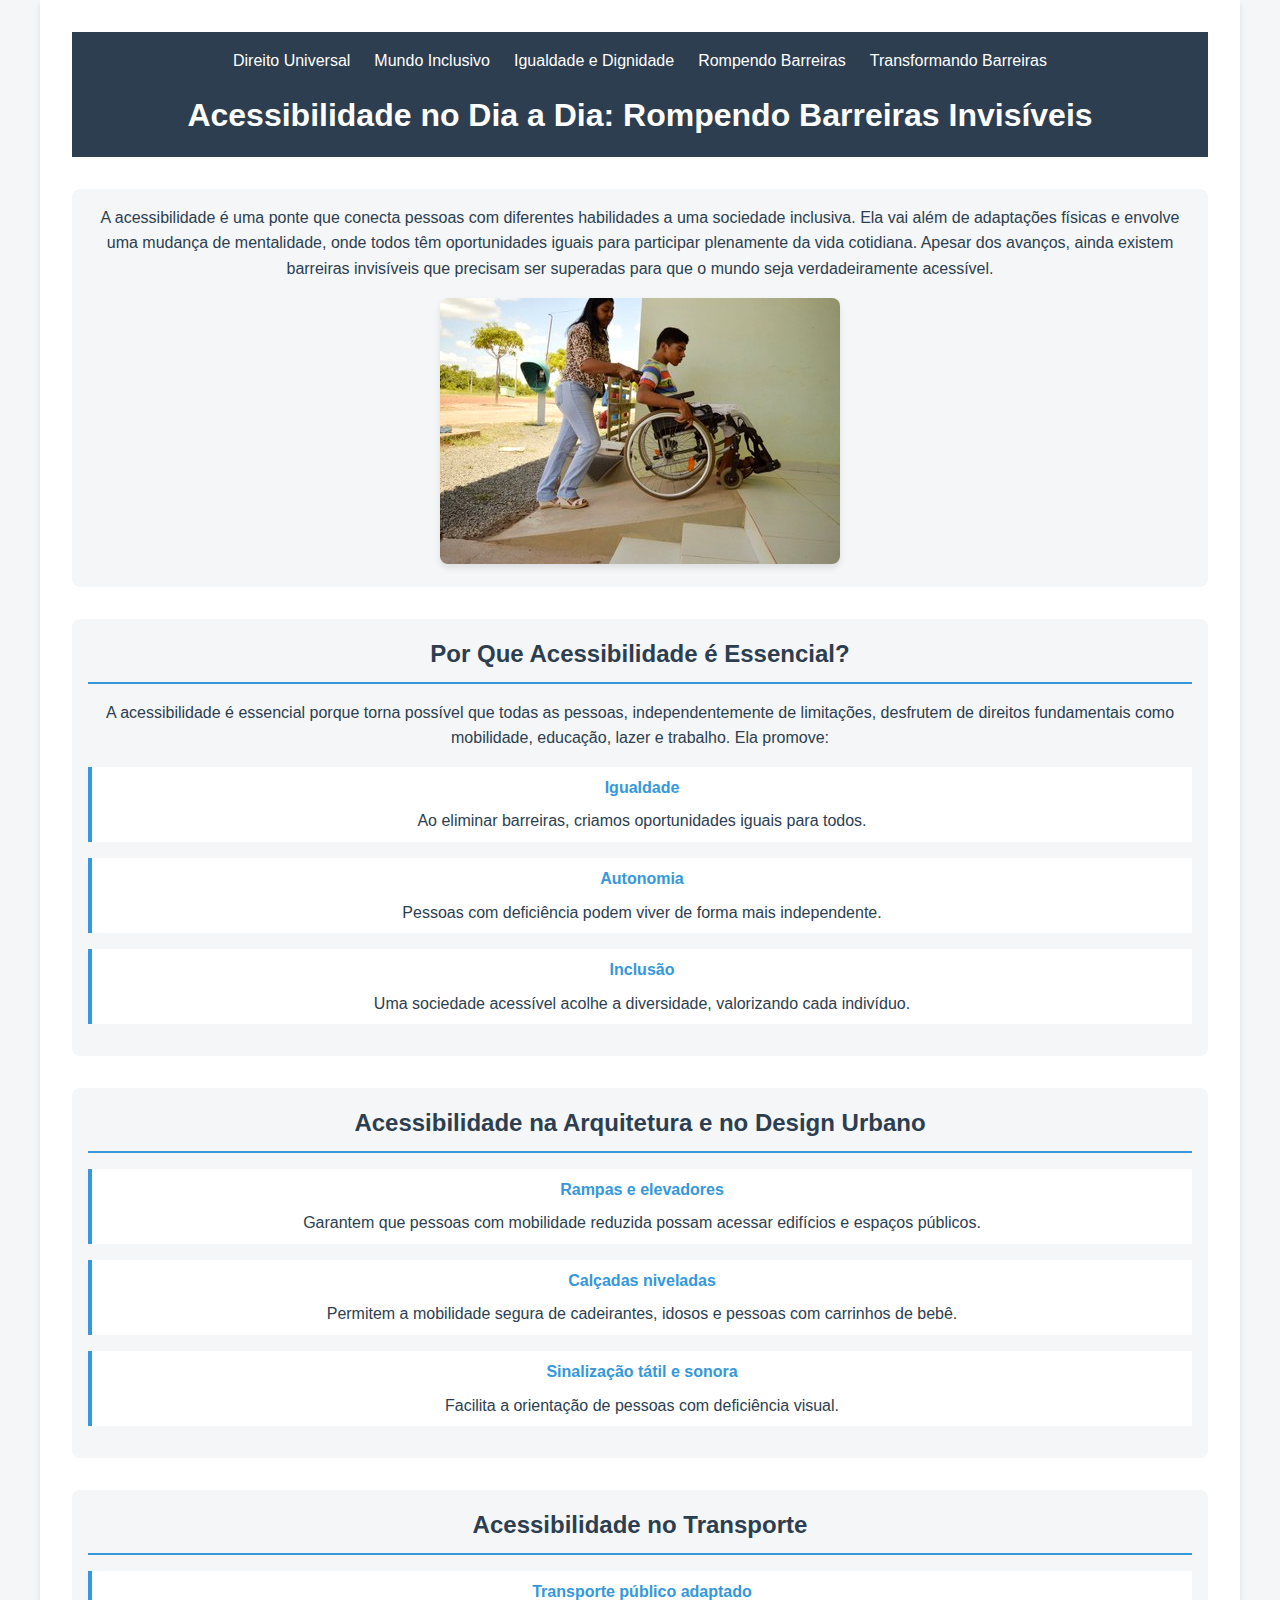
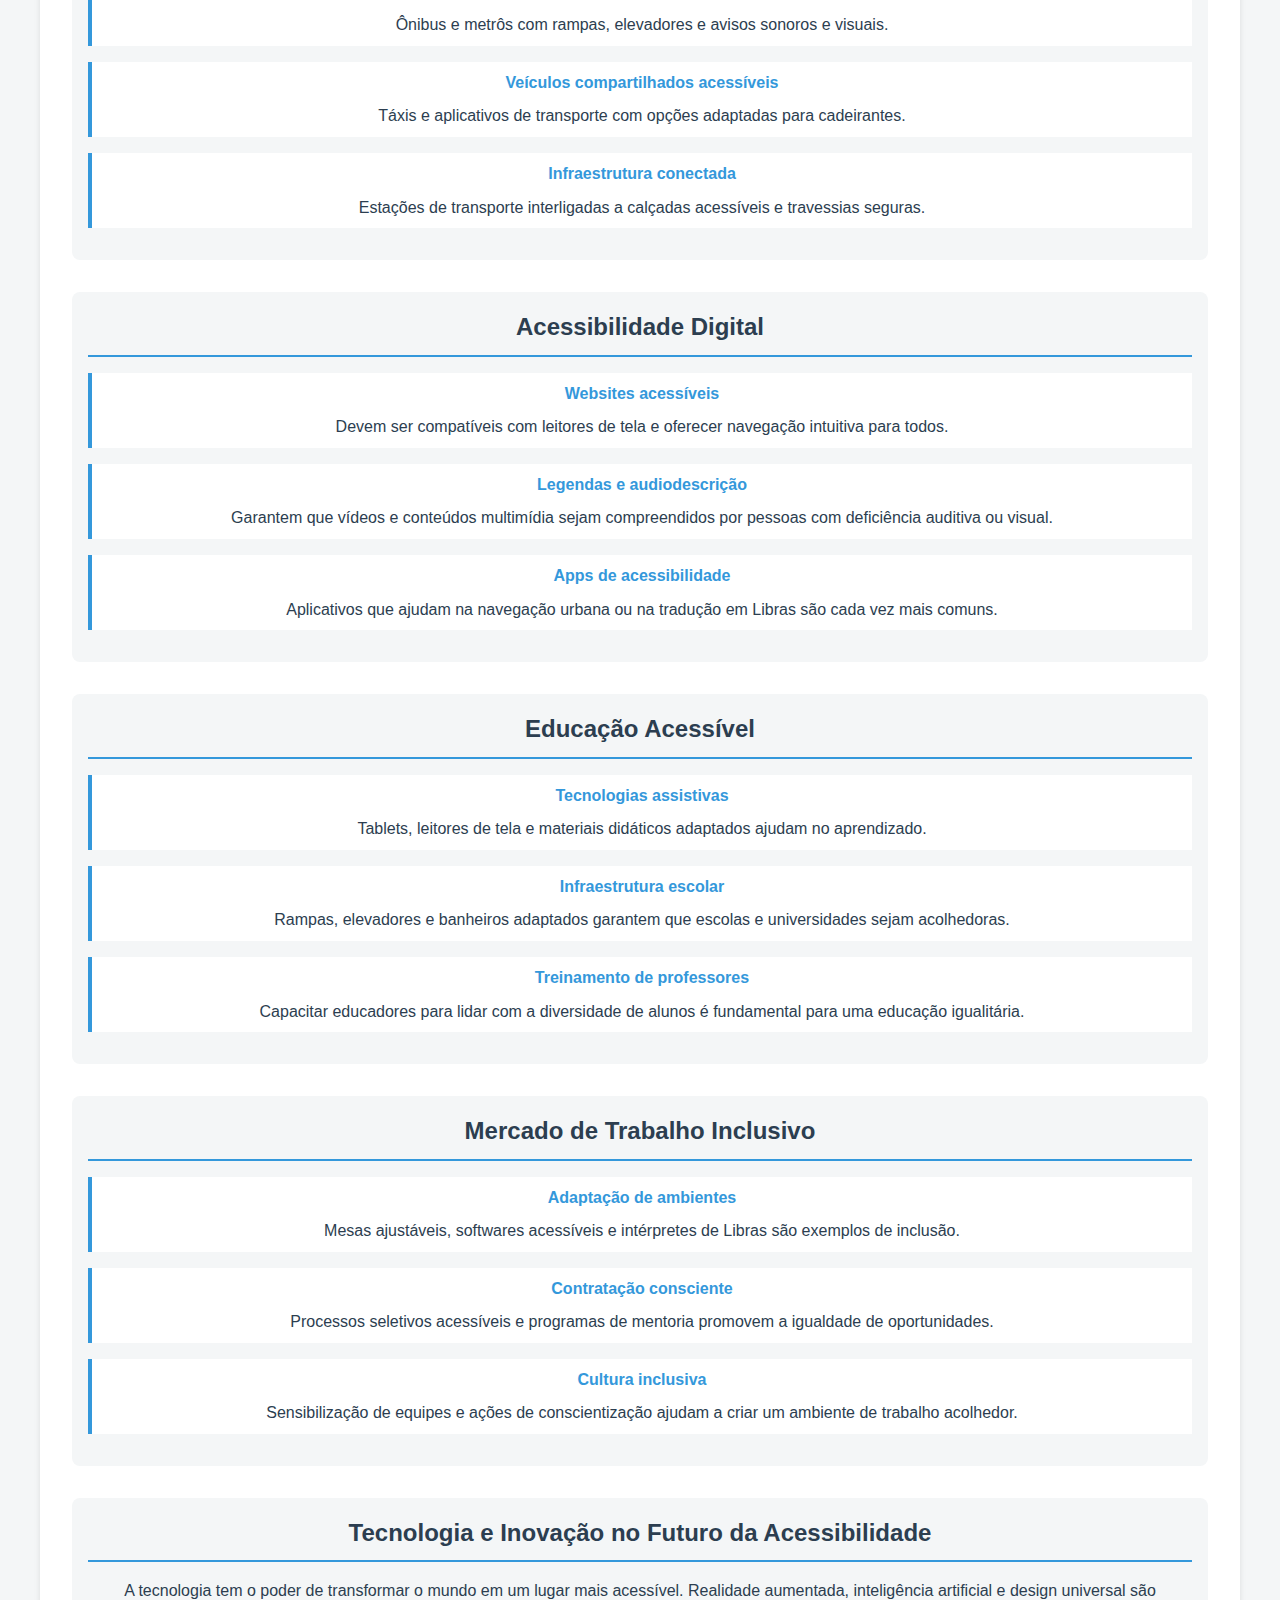
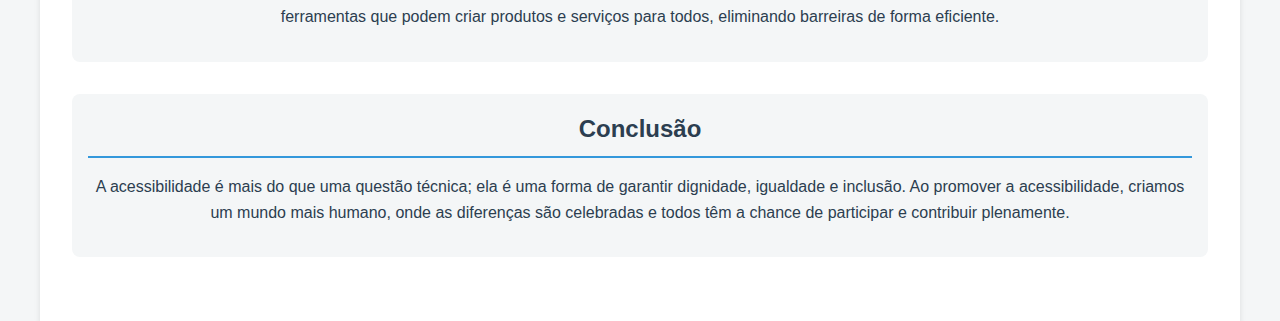
<file: artigo4.html>
<!DOCTYPE html>
<html lang="pt-BR">

<head>
    <meta charset="UTF-8">
    <meta name="viewport" content="width=device-width, initial-scale=1.0">
    <title>Acessibilidade no Dia a Dia: Rompendo Barreiras Invisíveis</title>
    <link rel="stylesheet" href="artigos.css">
</head>

<body>
    <div class="accessibility-container">
        <header class="accessibility-header">
            <nav class="accessibility-nav">
                <ul class="accessibility-nav-list">
                    <li class="accessibility-nav-item"><a href="artigo1.html" class="accessibility-nav-link">Direito
                            Universal</a>
                    </li>
                    <li class="accessibility-nav-item"><a href="artigo2.html" class="accessibility-nav-link">Mundo Inclusivo</a>
                    </li>
                    <li class="accessibility-nav-item"><a href="artigo3.html" class="accessibility-nav-link">Igualdade e
                            Dignidade</a>
                    </li>
                    <li class="accessibility-nav-item"><a href="artigo4.html" class="accessibility-nav-link">Rompendo
                            Barreiras</a>
                    </li>
                    <li class="accessibility-nav-item"><a href="index.html" class="accessibility-nav-link">Transformando
                            Barreiras</a>
                    </li>
                </ul>
            </nav>
            <h1 class="accessibility-title">Acessibilidade no Dia a Dia: Rompendo Barreiras Invisíveis</h1>
        </header>

        <main>
            <section class="accessibility-section">
                <p class="accessibility-paragraph">A acessibilidade é uma ponte que conecta pessoas com diferentes
                    habilidades a uma sociedade inclusiva. Ela vai além de adaptações físicas e envolve uma mudança de
                    mentalidade, onde todos têm oportunidades iguais para participar plenamente da vida cotidiana.
                    Apesar dos avanços, ainda existem barreiras invisíveis que precisam ser superadas para que o mundo
                    seja verdadeiramente acessível.</p>
                    <img class="img-accessibility" src="artigo4.jpeg" alt="Uma mulher ajudando um menino cadeirante a subir uma rampa">
            </section>

            <section class="accessibility-section">
                <h2 class="accessibility-section-title">Por Que Acessibilidade é Essencial?</h2>
                <p class="accessibility-paragraph">A acessibilidade é essencial porque torna possível que todas as
                    pessoas, independentemente de limitações, desfrutem de direitos fundamentais como mobilidade,
                    educação, lazer e trabalho. Ela promove:</p>
                <ul class="accessibility-list">
                    <li class="accessibility-list-item">
                        <span class="accessibility-highlight">Igualdade</span>
                        <p class="accessibility-list-description">Ao eliminar barreiras, criamos oportunidades iguais
                            para todos.</p>
                    </li>
                    <li class="accessibility-list-item">
                        <span class="accessibility-highlight">Autonomia</span>
                        <p class="accessibility-list-description">Pessoas com deficiência podem viver de forma mais
                            independente.</p>
                    </li>
                    <li class="accessibility-list-item">
                        <span class="accessibility-highlight">Inclusão</span>
                        <p class="accessibility-list-description">Uma sociedade acessível acolhe a diversidade,
                            valorizando cada indivíduo.</p>
                    </li>
                </ul>
            </section>

            <section class="accessibility-section">
                <h2 class="accessibility-section-title">Acessibilidade na Arquitetura e no Design Urbano</h2>
                <ul class="accessibility-list">
                    <li class="accessibility-list-item">
                        <span class="accessibility-highlight">Rampas e elevadores</span>
                        <p class="accessibility-list-description">Garantem que pessoas com mobilidade reduzida possam
                            acessar edifícios e espaços públicos.</p>
                    </li>
                    <li class="accessibility-list-item">
                        <span class="accessibility-highlight">Calçadas niveladas</span>
                        <p class="accessibility-list-description">Permitem a mobilidade segura de cadeirantes, idosos e
                            pessoas com carrinhos de bebê.</p>
                    </li>
                    <li class="accessibility-list-item">
                        <span class="accessibility-highlight">Sinalização tátil e sonora</span>
                        <p class="accessibility-list-description">Facilita a orientação de pessoas com deficiência
                            visual.</p>
                    </li>
                </ul>
            </section>

            <section class="accessibility-section">
                <h2 class="accessibility-section-title">Acessibilidade no Transporte</h2>
                <ul class="accessibility-list">
                    <li class="accessibility-list-item">
                        <span class="accessibility-highlight">Transporte público adaptado</span>
                        <p class="accessibility-list-description">Ônibus e metrôs com rampas, elevadores e avisos
                            sonoros e visuais.</p>
                    </li>
                    <li class="accessibility-list-item">
                        <span class="accessibility-highlight">Veículos compartilhados acessíveis</span>
                        <p class="accessibility-list-description">Táxis e aplicativos de transporte com opções adaptadas
                            para cadeirantes.</p>
                    </li>
                    <li class="accessibility-list-item">
                        <span class="accessibility-highlight">Infraestrutura conectada</span>
                        <p class="accessibility-list-description">Estações de transporte interligadas a calçadas
                            acessíveis e travessias seguras.</p>
                    </li>
                </ul>
            </section>

            <section class="accessibility-section">
                <h2 class="accessibility-section-title">Acessibilidade Digital</h2>
                <ul class="accessibility-list">
                    <li class="accessibility-list-item">
                        <span class="accessibility-highlight">Websites acessíveis</span>
                        <p class="accessibility-list-description">Devem ser compatíveis com leitores de tela e oferecer
                            navegação intuitiva para todos.</p>
                    </li>
                    <li class="accessibility-list-item">
                        <span class="accessibility-highlight">Legendas e audiodescrição</span>
                        <p class="accessibility-list-description">Garantem que vídeos e conteúdos multimídia sejam
                            compreendidos por pessoas com deficiência auditiva ou visual.</p>
                    </li>
                    <li class="accessibility-list-item">
                        <span class="accessibility-highlight">Apps de acessibilidade</span>
                        <p class="accessibility-list-description">Aplicativos que ajudam na navegação urbana ou na
                            tradução em Libras são cada vez mais comuns.</p>
                    </li>
                </ul>
            </section>

            <section class="accessibility-section">
                <h2 class="accessibility-section-title">Educação Acessível</h2>
                <ul class="accessibility-list">
                    <li class="accessibility-list-item">
                        <span class="accessibility-highlight">Tecnologias assistivas</span>
                        <p class="accessibility-list-description">Tablets, leitores de tela e materiais didáticos
                            adaptados ajudam no aprendizado.</p>
                    </li>
                    <li class="accessibility-list-item">
                        <span class="accessibility-highlight">Infraestrutura escolar</span>
                        <p class="accessibility-list-description">Rampas, elevadores e banheiros adaptados garantem que
                            escolas e universidades sejam acolhedoras.</p>
                    </li>
                    <li class="accessibility-list-item">
                        <span class="accessibility-highlight">Treinamento de professores</span>
                        <p class="accessibility-list-description">Capacitar educadores para lidar com a diversidade de
                            alunos é fundamental para uma educação igualitária.</p>
                    </li>
                </ul>
            </section>

            <section class="accessibility-section">
                <h2 class="accessibility-section-title">Mercado de Trabalho Inclusivo</h2>
                <ul class="accessibility-list">
                    <li class="accessibility-list-item">
                        <span class="accessibility-highlight">Adaptação de ambientes</span>
                        <p class="accessibility-list-description">Mesas ajustáveis, softwares acessíveis e intérpretes
                            de
                            Libras são exemplos de inclusão.</p>
                    </li>
                    <li class="accessibility-list-item">
                        <span class="accessibility-highlight">Contratação consciente</span>
                        <p class="accessibility-list-description">Processos seletivos acessíveis e programas de mentoria
                            promovem a igualdade de oportunidades.</p>
                    </li>
                    <li class="accessibility-list-item">
                        <span class="accessibility-highlight">Cultura inclusiva</span>
                        <p class="accessibility-list-description">Sensibilização de equipes e ações de conscientização
                            ajudam a criar um ambiente de trabalho acolhedor.</p>
                    </li>
                </ul>
            </section>

            <section class="accessibility-section">
                <h2 class="accessibility-section-title">Tecnologia e Inovação no Futuro da Acessibilidade</h2>
                <p class="accessibility-paragraph">A tecnologia tem o poder de transformar o mundo em um lugar mais
                    acessível. Realidade aumentada, inteligência artificial e design universal são ferramentas que podem
                    criar produtos e serviços para todos, eliminando barreiras de forma eficiente.</p>
            </section>

            <section class="accessibility-section">
                <h2 class="accessibility-section-title">Conclusão</h2>
                <p class="accessibility-paragraph">A acessibilidade é mais do que uma questão técnica; ela é uma forma
                    de garantir dignidade, igualdade e inclusão. Ao promover a acessibilidade, criamos um mundo mais
                    humano, onde as diferenças são celebradas e todos têm a chance de participar e contribuir
                    plenamente.</p>
            </section>
        </main>
    </div>
</body>

</html>
</file>
<file: artigos.css>
:root {
    --color-primary: #2c3e50;
    --color-secondary: #3498db;
    --color-background: #f4f6f7;
    --color-text: #2c3e50;
    --color-link: #1a5f7a;
    --color-link-hover: #117a8b;
    --color-highlight: #2ecc71;

    --font-size-base: 16px;
    --font-size-small: 0.875rem;
    --font-size-large: 1.25rem;

    --spacing-small: 0.5rem;
    --spacing-medium: 1rem;
    --spacing-large: 2rem;
}

*,
*::before,
*::after {
    box-sizing: border-box;
    margin: 0;
    padding: 0;
}

body {
    font-family: 'Arial', 'Helvetica', sans-serif;
    line-height: 1.6;
    color: var(--color-text);
    background-color: var(--color-background);
    font-size: var(--font-size-base);
}

.accessibility-intro{
    text-align: center;
}

.accessibility-container {
    max-width: 1200px;
    margin: 0 auto;
    padding: var(--spacing-large);
    background-color: white;
    box-shadow: 0 4px 6px rgba(0, 0, 0, 0.1);
}


.accessibility-header {
    background-color: var(--color-primary);
    color: white;
    padding: var(--spacing-medium);
    margin-bottom: var(--spacing-large);
}

.accessibility-nav-list {
    display: flex;
    flex-wrap: wrap;
    list-style: none;
    gap: var(--spacing-small);
    justify-content: center;
}

.accessibility-nav-link {
    color: white;
    text-decoration: none;
    padding: var(--spacing-small);
    border-radius: 4px;
    transition: background-color 0.3s ease;
}

.accessibility-nav-link:hover,
.accessibility-nav-link:focus {
    background-color: var(--color-secondary);
    outline: 2px solid white;
}

.accessibility-title {
    text-align: center;
    font-size: 2rem;
    margin-top: var(--spacing-medium);
}


.accessibility-section {
    margin-bottom: var(--spacing-large);
    padding: var(--spacing-medium);
    background-color: var(--color-background);
    border-radius: 8px;
    text-align: center;

}

.accessibility-section-title {
    color: var(--color-primary);
    border-bottom: 2px solid var(--color-secondary);
    padding-bottom: var(--spacing-small);
    margin-bottom: var(--spacing-medium);
}

.accessibility-paragraph {
    margin-bottom: var(--spacing-medium);
    color: var(--color-text);
}


.accessibility-list {
    list-style-type: none;
}

.accessibility-list-item {
    display: flex;
    flex-direction: column;
    margin-bottom: var(--spacing-medium);
    padding: var(--spacing-small);
    background-color: white;
    border-left: 4px solid var(--color-secondary);
}

.accessibility-highlight {
    font-weight: bold;
    color: var(--color-secondary);
    margin-bottom: var(--spacing-small);
}

.accessibility-list-description {
    color: var(--color-text);
}



@media screen and (max-width: 768px) {
    .accessibility-nav-list {
        flex-direction: column;
        align-items: center;
    }

    .accessibility-container {
        padding: var(--spacing-medium);
    }
}


*:focus {
    outline: 3px solid var(--color-highlight);
    outline-offset: 2px;
}

.sr-only {
    position: absolute;
    width: 1px;
    height: 1px;
    padding: 0;
    margin: -1px;
    overflow: hidden;
    clip: rect(0, 0, 0, 0);
    white-space: nowrap;
    border: 0;
}


.img-accessibility {
    max-width: 80%;
    height: auto;

    border-radius: 8px;
    box-shadow: 0 4px 6px rgba(0, 0, 0, 0.1);

    transition:
        transform 0.3s ease,
        filter 0.3s ease;

    filter: contrast(1.1);
}


.img-accessibility:hover,
.img-accessibility:focus {
    transform: scale(1.02);

    outline: 3px solid #2ecc71;
    outline-offset: 4px;
}


@media (prefers-reduced-motion: reduce) {
    .img-accessibility {
        transition: none;
    }

    .img-accessibility:hover,
    .img-accessibility:focus {
        transform: none;
    }
}


.img-accessibility-caption {
    color: #555;
    font-style: italic;
    margin-top: 0.5rem;
    text-align: center;
    font-size: 0.9rem;
}


@media (prefers-contrast: high) {
    .img-accessibility {
        border: 3px solid #000;
        filter: contrast(1.5);
    }
}

@media screen and (max-width: 768px) {
    .img-accessibility {
        border-radius: 4px;
    }
}
</file>
